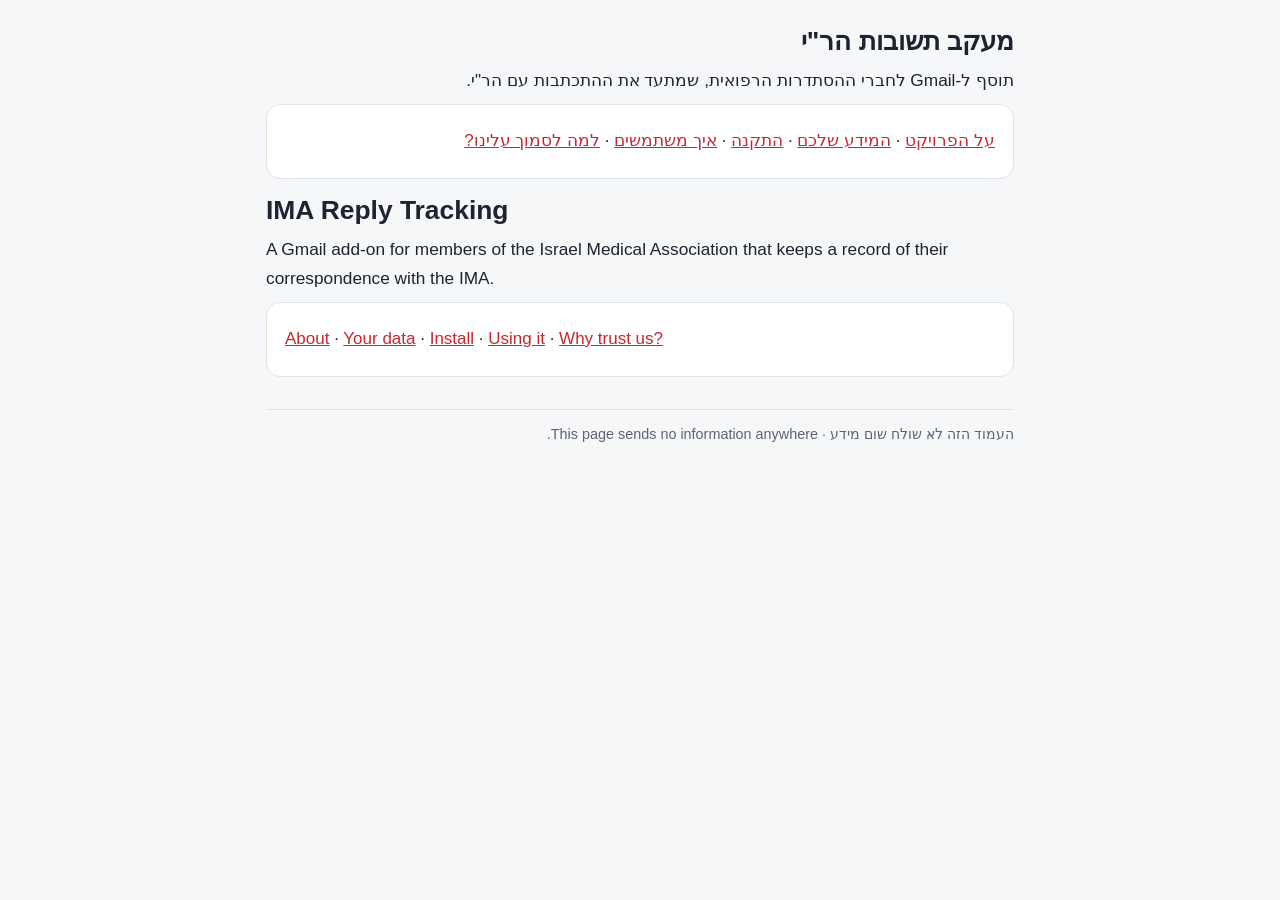
<file: install/index.html>
<!doctype html>
<html lang="he" dir="rtl">
<head>
<meta charset="utf-8">
<meta name="viewport" content="width=device-width, initial-scale=1">
<title>מעקב תשובות הר"י · IMA Reply Tracking</title>
<link rel="stylesheet" href="docs.css">
<!-- Landing page of the member docs (plan U3). The manual install steps that used to live here are now in
     he/install.html#manual and en/install.html#manual. -->
</head>
<body>
<main>
  <h1>מעקב תשובות הר"י</h1>
  <p class="lead">תוסף ל-Gmail לחברי ההסתדרות הרפואית, שמתעד את ההתכתבות עם הר"י.</p>
  <div class="card">
    <p><a href="he/about.html">על הפרויקט</a> · <a href="he/data.html">המידע שלכם</a> · <a href="he/install.html">התקנה</a> · <a href="he/guide.html">איך משתמשים</a> · <a href="he/trust.html">למה לסמוך עלינו?</a></p>
  </div>

  <div lang="en" dir="ltr">
    <h1>IMA Reply Tracking</h1>
    <p class="lead">A Gmail add-on for members of the Israel Medical Association that keeps a record of their correspondence with the IMA.</p>
    <div class="card">
      <p><a href="en/about.html">About</a> · <a href="en/data.html">Your data</a> · <a href="en/install.html">Install</a> · <a href="en/guide.html">Using it</a> · <a href="en/trust.html">Why trust us?</a></p>
    </div>
  </div>

  <footer>העמוד הזה לא שולח שום מידע · This page sends no information anywhere.</footer>
</main>
</body>
</html>
</file>
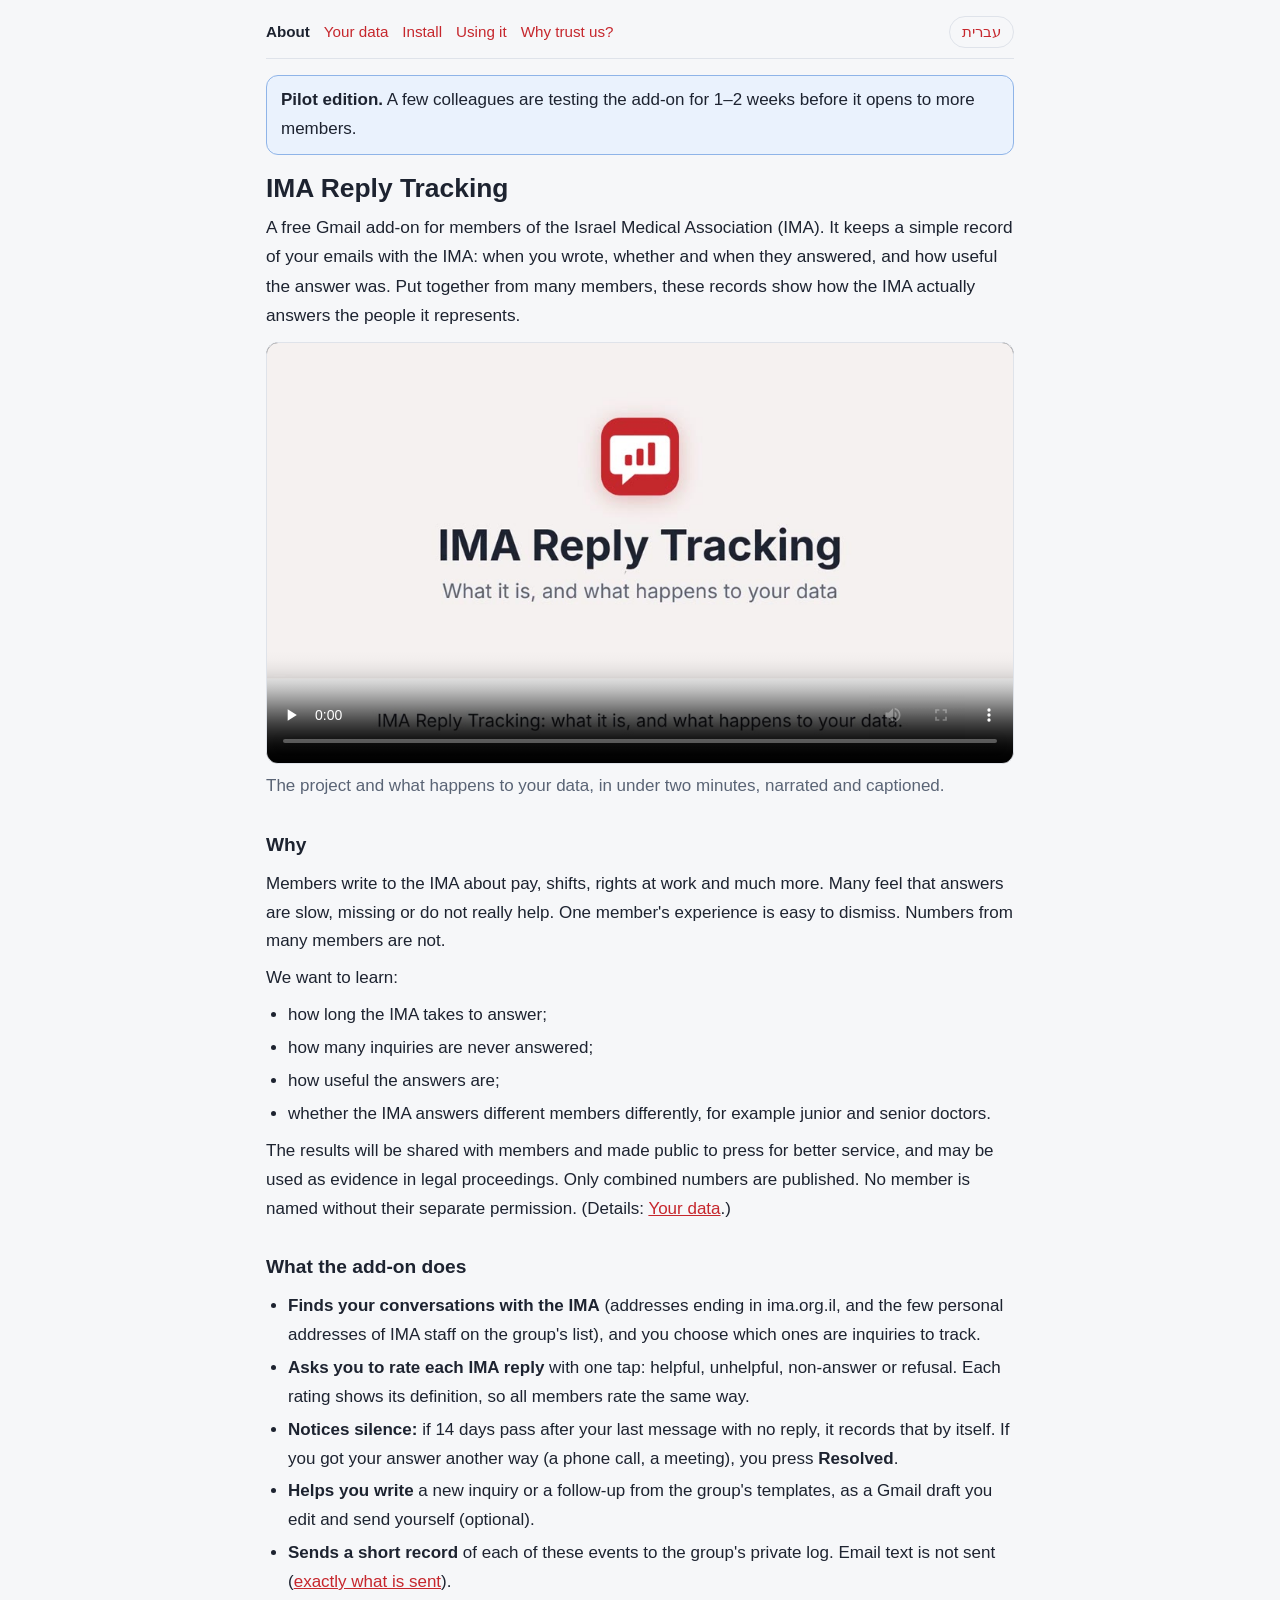
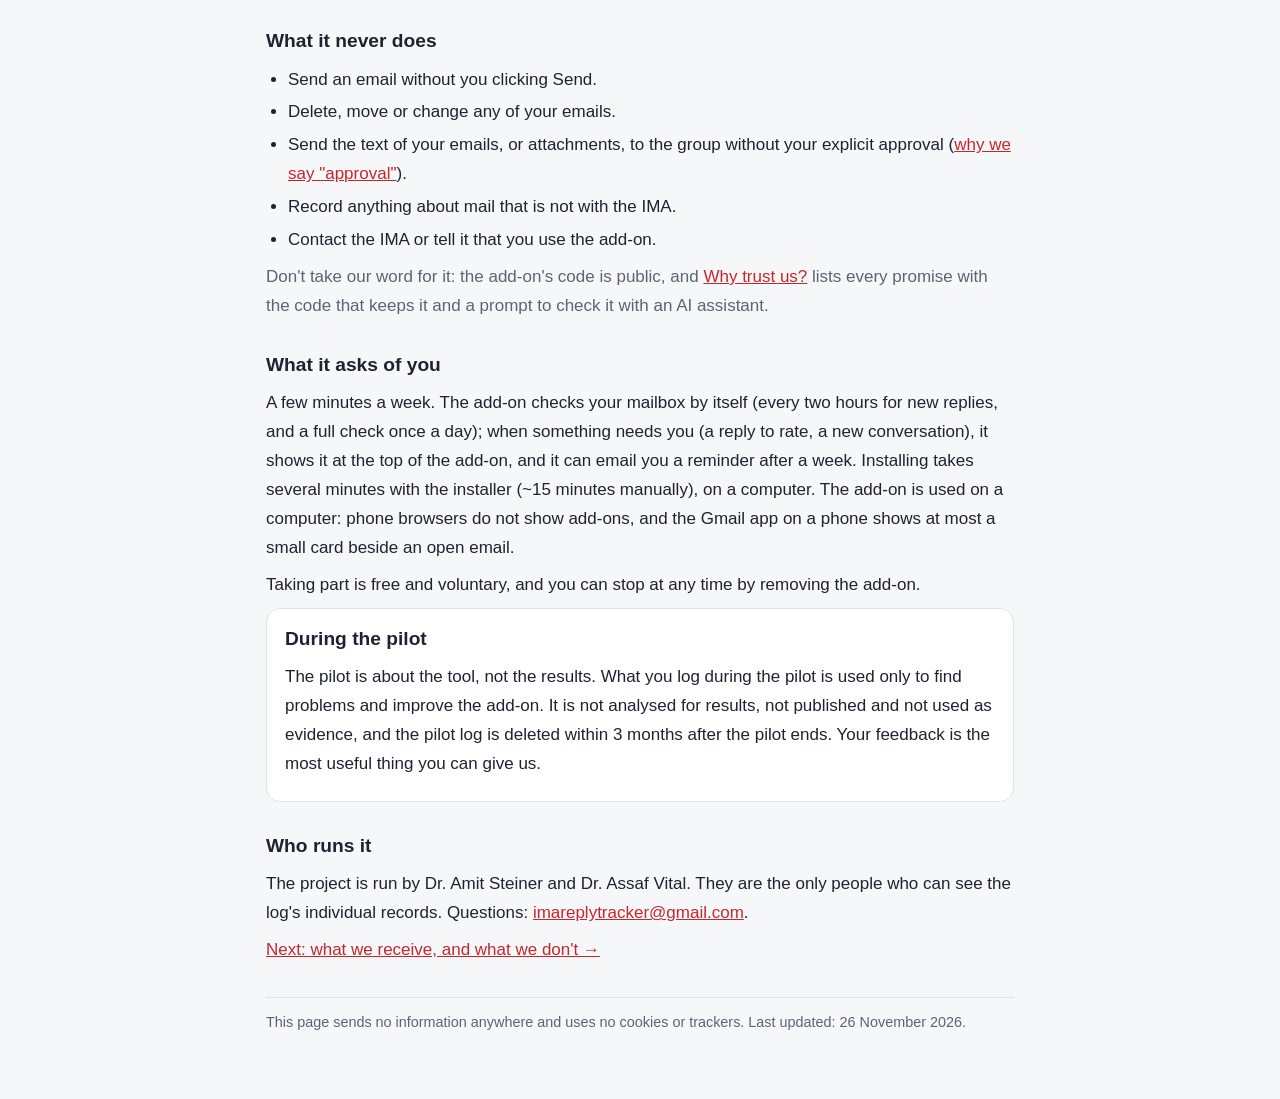
<file: install/en/about.html>
<!doctype html>
<html lang="en" dir="ltr">
<head>
<meta charset="utf-8">
<meta name="viewport" content="width=device-width, initial-scale=1">
<title>About IMA Reply Tracking</title>
<link rel="stylesheet" href="../docs.css">
</head>
<body>
<main>
  <div class="top">
    <nav aria-label="Pages">
      <a href="about.html" aria-current="page">About</a>
      <a href="data.html">Your data</a>
      <a href="install.html">Install</a>
      <a href="guide.html">Using it</a>
      <a href="trust.html">Why trust us?</a>
    </nav>
    <a class="lang" href="../he/about.html" hreflang="he" lang="he">עברית</a>
  </div>

  <!-- PILOT EDITION: remove this banner and the "pilot" card for the general release -->
  <p class="banner"><b>Pilot edition.</b> A few colleagues are testing the add-on for 1–2 weeks before it opens to more members.</p>

  <h1>IMA Reply Tracking</h1>
  <p class="lead">A free Gmail add-on for members of the Israel Medical Association (IMA). It keeps a simple record of your emails with the IMA: when you wrote, whether and when they answered, and how useful the answer was. Put together from many members, these records show how the IMA actually answers the people it represents.</p>

  <div id="video">
    <video controls preload="none" poster="../video/explainer-en.jpg"><source src="../video/explainer-en.mp4" type="video/mp4"></video>
    <p class="muted">The project and what happens to your data, in under two minutes, narrated and captioned.</p>
  </div>

  <h2>Why</h2>
  <p>Members write to the IMA about pay, shifts, rights at work and much more. Many feel that answers are slow, missing or do not really help. One member's experience is easy to dismiss. Numbers from many members are not.</p>
  <p>We want to learn:</p>
  <ul>
    <li>how long the IMA takes to answer;</li>
    <li>how many inquiries are never answered;</li>
    <li>how useful the answers are;</li>
    <li>whether the IMA answers different members differently, for example junior and senior doctors.</li>
  </ul>
  <p>The results will be shared with members and made public to press for better service, and may be used as evidence in legal proceedings. Only combined numbers are published. No member is named without their separate permission. (Details: <a href="data.html#use">Your data</a>.)</p>

  <h2>What the add-on does</h2>
  <ul>
    <li><b>Finds your conversations with the IMA</b> (addresses ending in <span class="ltr">ima.org.il</span>, and the few personal addresses of IMA staff on the group's list), and you choose which ones are inquiries to track.</li>
    <li><b>Asks you to rate each IMA reply</b> with one tap: helpful, unhelpful, non-answer or refusal. Each rating shows its definition, so all members rate the same way.</li>
    <li><b>Notices silence:</b> if 14 days pass after your last message with no reply, it records that by itself. If you got your answer another way (a phone call, a meeting), you press <b class="ui" data-key="btn.resolved">Resolved</b>.</li>
    <li><b>Helps you write</b> a new inquiry or a follow-up from the group's templates, as a Gmail draft you edit and send yourself (optional).</li>
    <li><b>Sends a short record</b> of each of these events to the group's private log. Email text is not sent (<a href="data.html">exactly what is sent</a>).</li>
  </ul>

  <h2>What it never does</h2>
  <ul>
    <li>Send an email without you clicking Send.</li>
    <li>Delete, move or change any of your emails.</li>
    <li>Send the text of your emails, or attachments, to the group without your explicit approval (<a href="data.html#copies">why we say "approval"</a>).</li>
    <li>Record anything about mail that is not with the IMA.</li>
    <li>Contact the IMA or tell it that you use the add-on.</li>
  </ul>
  <p class="muted">Don't take our word for it: the add-on's code is public, and <a href="trust.html">Why trust us?</a> lists every promise with the code that keeps it and a prompt to check it with an AI assistant.</p>

  <h2>What it asks of you</h2>
  <p>A few minutes a week. The add-on checks your mailbox by itself (every two hours for new replies, and a full check once a day); when something needs you (a reply to rate, a new conversation), it shows it at the top of the add-on, and it can email you a reminder after a week. Installing takes several minutes with the installer (~15 minutes manually), on a computer. The add-on is used on a computer: phone browsers do not show add-ons, and the Gmail app on a phone shows at most a small card beside an open email.</p>
  <p>Taking part is free and voluntary, and you can stop at any time by removing the add-on.</p>

  <!-- PILOT EDITION -->
  <div class="card">
    <h2 style="margin-top:0">During the pilot</h2>
    <p>The pilot is about the tool, not the results. What you log during the pilot is used only to find problems and improve the add-on. It is not analysed for results, not published and not used as evidence, and the pilot log is deleted within 3 months after the pilot ends. Your feedback is the most useful thing you can give us.</p>
  </div>

  <h2>Who runs it</h2>
  <p>The project is run by Dr. Amit Steiner and Dr. Assaf Vital. They are the only people who can see the log's individual records. Questions: <a href="mailto:imareplytracker@gmail.com">imareplytracker@gmail.com</a>.</p>

  <p><a href="data.html">Next: what we receive, and what we don't →</a></p>

  <footer>This page sends no information anywhere and uses no cookies or trackers. Last updated: 26 November 2026.</footer>
</main>
</body>
</html>
</file>
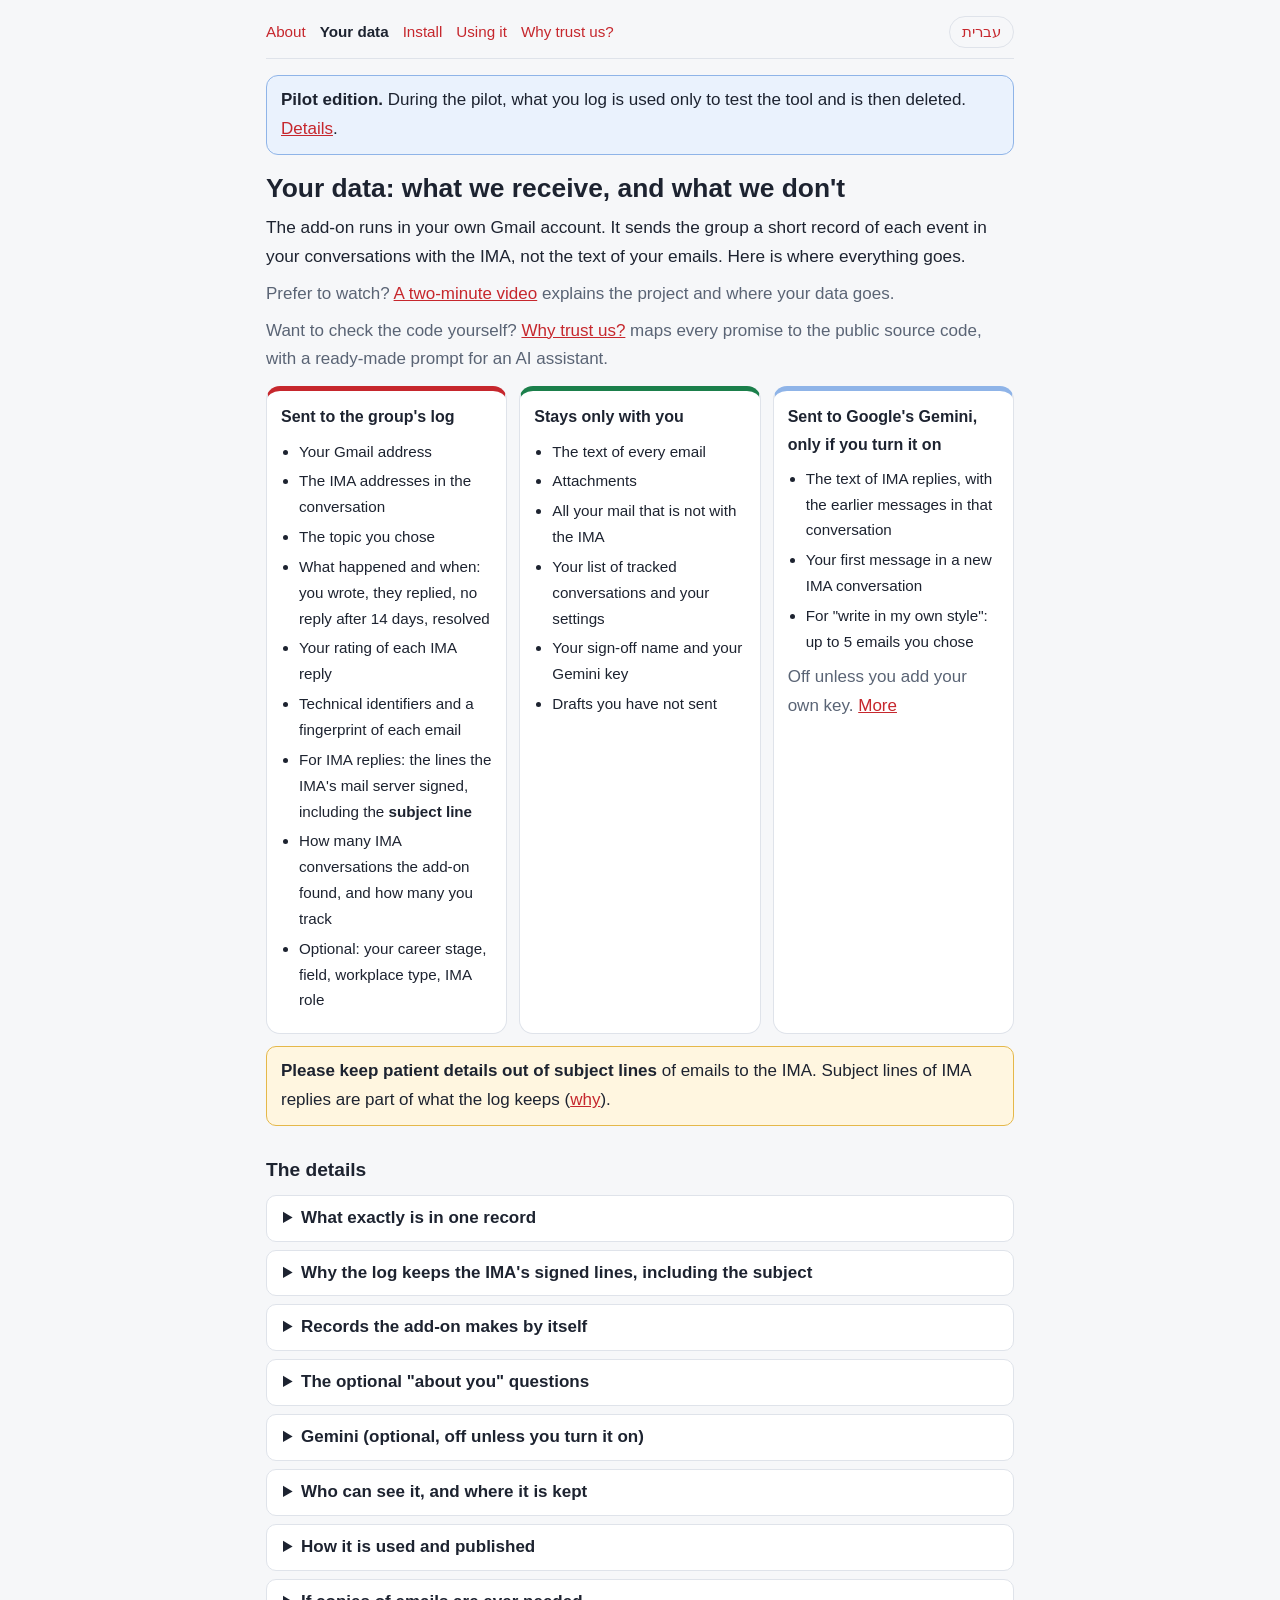
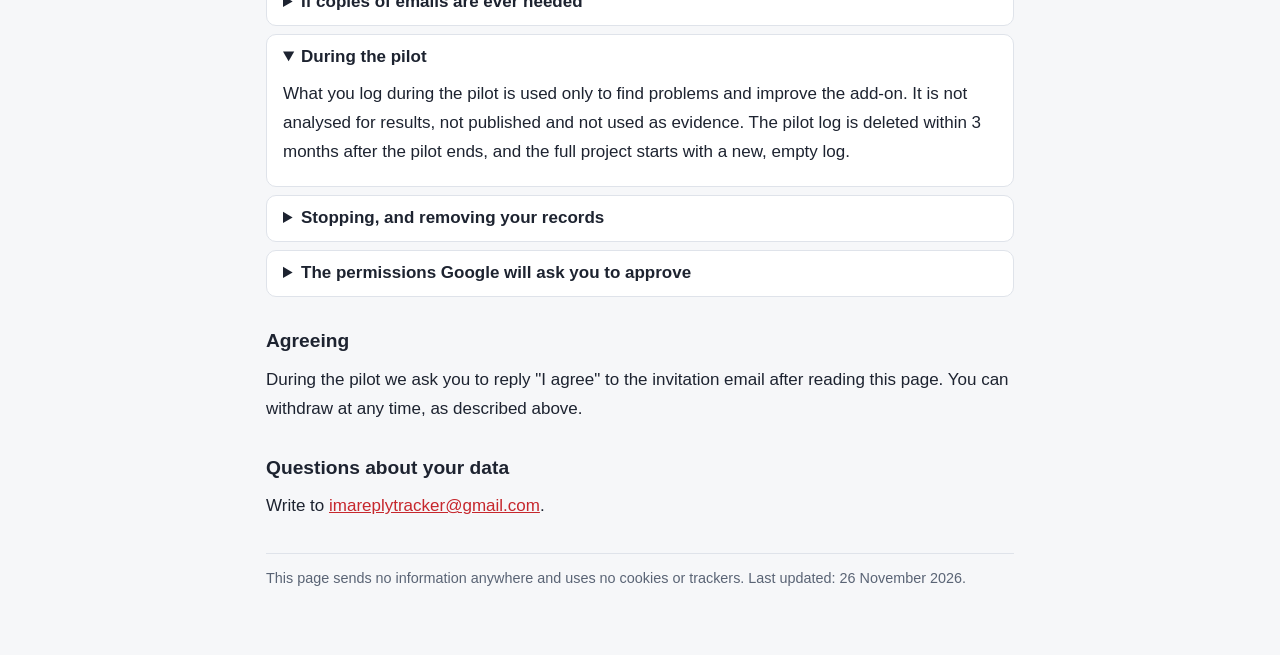
<file: install/en/data.html>
<!doctype html>
<html lang="en" dir="ltr">
<head>
<meta charset="utf-8">
<meta name="viewport" content="width=device-width, initial-scale=1">
<title>Your data: IMA Reply Tracking</title>
<link rel="stylesheet" href="../docs.css">
</head>
<body>
<main>
  <div class="top">
    <nav aria-label="Pages">
      <a href="about.html">About</a>
      <a href="data.html" aria-current="page">Your data</a>
      <a href="install.html">Install</a>
      <a href="guide.html">Using it</a>
      <a href="trust.html">Why trust us?</a>
    </nav>
    <a class="lang" href="../he/data.html" hreflang="he" lang="he">עברית</a>
  </div>

  <!-- PILOT EDITION: remove this banner and the "pilot" section for the general release -->
  <p class="banner"><b>Pilot edition.</b> During the pilot, what you log is used only to test the tool and is then deleted. <a href="#pilot">Details</a>.</p>

  <h1>Your data: what we receive, and what we don't</h1>
  <p class="lead">The add-on runs in your own Gmail account. It sends the group a short record of each event in your conversations with the IMA, not the text of your emails. Here is where everything goes.</p>
  <p class="muted">Prefer to watch? <a href="about.html#video">A two-minute video</a> explains the project and where your data goes.</p>
  <p class="muted">Want to check the code yourself? <a href="trust.html">Why trust us?</a> maps every promise to the public source code, with a ready-made prompt for an AI assistant.</p>

  <div class="flows">
    <section class="flow log">
      <h3>Sent to the group's log</h3>
      <ul>
        <li>Your Gmail address</li>
        <li>The IMA addresses in the conversation</li>
        <li>The topic you chose</li>
        <li>What happened and when: you wrote, they replied, no reply after 14 days, resolved</li>
        <li>Your rating of each IMA reply</li>
        <li>Technical identifiers and a fingerprint of each email</li>
        <li>For IMA replies: the lines the IMA's mail server signed, including the <b>subject line</b></li>
        <li>How many IMA conversations the add-on found, and how many you track</li>
        <li>Optional: your career stage, field, workplace type, IMA role</li>
      </ul>
    </section>
    <section class="flow stay">
      <h3>Stays only with you</h3>
      <ul>
        <li>The text of every email</li>
        <li>Attachments</li>
        <li>All your mail that is not with the IMA</li>
        <li>Your list of tracked conversations and your settings</li>
        <li>Your sign-off name and your Gemini key</li>
        <li>Drafts you have not sent</li>
      </ul>
    </section>
    <section class="flow ai">
      <h3>Sent to Google's Gemini, only if you turn it on</h3>
      <ul>
        <li>The text of IMA replies, with the earlier messages in that conversation</li>
        <li>Your first message in a new IMA conversation</li>
        <li>For "write in my own style": up to 5 emails you chose</li>
      </ul>
      <p class="muted">Off unless you add your own key. <a href="#gemini">More</a></p>
    </section>
  </div>

  <div class="note"><b>Please keep patient details out of subject lines</b> of emails to the IMA. Subject lines of IMA replies are part of what the log keeps (<a href="#signed">why</a>).</div>

  <h2>The details</h2>

  <details id="record">
    <summary>What exactly is in one record</summary>
    <p>A record is created when you send an email to the IMA in a tracked conversation, when the IMA replies and you rate it, and when a conversation goes silent or you mark it resolved.</p>
    <div class="table-wrap"><table>
      <tr><th>Item</th><th>Example / meaning</th></tr>
      <tr><td>Your Gmail address</td><td>Who logged it. The log only accepts records signed in as you.</td></tr>
      <tr><td>IMA addresses</td><td>The IMA addresses in the conversation (<span class="ltr">ima.org.il</span>, and personal addresses of IMA staff on the group's list). Other addresses are not recorded here.</td></tr>
      <tr><td>Sender of the email</td><td>Your address on your emails; on a reply you rate, the address of whoever wrote it (normally IMA staff).</td></tr>
      <tr><td>Topic</td><td>Chosen from the group's list (for example "Pay and pay conditions").</td></tr>
      <tr><td>Event and time</td><td>Sent, reply, no reply after 14 days, resolved; the email's own date and time.</td></tr>
      <tr><td>Your rating</td><td>Helpful, unhelpful, non-answer or refusal.</td></tr>
      <tr><td>Identifiers</td><td>Gmail's conversation and message numbers, and the email's own Message-ID. They let you find the original email again later.</td></tr>
      <tr><td>Fingerprint</td><td>A code computed from the whole email (a SHA-256 hash). It proves that a copy shown later is the same email, but the email cannot be rebuilt from it.</td></tr>
      <tr><td>Signed lines (IMA replies only)</td><td>See <a href="#signed">below</a>.</td></tr>
      <tr><td>Gemini's suggestion (only if you use Gemini)</td><td>The rating Gemini suggested and its explanation of one or two sentences. The explanation can describe what the reply said.</td></tr>
      <tr><td>Version, receipt time and a fingerprint of the rating definitions</td><td>Which version of the add-on you used, when the log received the record, and which wording of the four ratings you saw.</td></tr>
    </table></div>
    <p>When you join, your Gmail address is also added to the list of members allowed to send records.</p>
  </details>

  <details id="signed">
    <summary>Why the log keeps the IMA's signed lines, including the subject</summary>
    <p>The IMA's mail server adds a digital signature to every email it sends. It covers the sender, the date, the <b>subject line</b>, the message's ID and a fingerprint of its text. The add-on copies these signed lines, but not the text itself.</p>
    <p>Because only the IMA's server can make that signature, anyone can later check, without your help and without your mailbox, that a reply in the log really came from the IMA, when, and with what subject. This is what makes the records hard to dispute.</p>
    <p>The signature does <b>not</b> cover who the email was sent to. That part of the record comes from the add-on.</p>
    <p>The subject line cannot be left out: without it, the signature can no longer be checked. That is why we ask you not to put patient details in subject lines.</p>
  </details>

  <details id="automatic">
    <summary>Records the add-on makes by itself</summary>
    <ul>
      <li><b>No reply after 14 days:</b> if your last message in a tracked conversation has had no answer for 14 days, a "no reply" record is added. If the IMA answers later, the reply is logged as usual. If you got an answer another way, press <b class="ui" data-key="btn.resolved">Resolved</b>.</li>
      <li><b>Coverage counts:</b> when the add-on checks your mailbox, it records how many conversations with the IMA it found, how many you track, how many you marked as not an inquiry, and how many are still waiting for an answer. Only numbers: no subjects, no addresses. They show that the log is not only a selection of the bad cases.</li>
      <li><b>Changed ratings:</b> if you change a rating, a new dated record is added. The earlier one stays, and the latest one counts.</li>
    </ul>
  </details>

  <details id="profile">
    <summary>The optional "about you" questions</summary>
    <p>To see whether the IMA answers different members differently, the add-on asks once, optionally:</p>
    <ul>
      <li>career stage (intern, resident, specialist, senior: head of unit or department);</li>
      <li>field (internal medicine, surgery, pediatrics, obstetrics and gynecology, family medicine, psychiatry, anesthesia, emergency medicine, imaging, other);</li>
      <li>where you work (government hospital, Clalit hospital, other public hospital, private hospital, community / HMO clinic);</li>
      <li>whether you hold any role in the IMA (committee, representative or staff).</li>
    </ul>
    <p>Every question has "prefer not to say". You can change your answers in Settings; the latest answers count.</p>
  </details>

  <details id="gemini">
    <summary>Gemini (optional, off unless you turn it on)</summary>
    <p>Setting up a personal Gemini key is recommended during installation (<a href="install.html#gemini">Step 3</a>), though optional: the add-on works fully without Gemini and you can choose every rating yourself. If you add your own Gemini key (from Google), Gemini suggests a rating with a short explanation, suggests a topic and a one-line summary for new conversations, and can rewrite a draft in your own style. The final choice is always yours.</p>
    <p>With a key, the text listed in the third column above goes to Google's Gemini service, with your key, from your account. On Google's free tier, Google's terms allow it to use what you send to improve its products; paid keys are treated differently. IMA replies can contain personal or medical details: if you are unsure, leave Gemini off.</p>
    <p>Gemini's suggested rating and its explanation are sent to the log, so we can measure how often the suggestions match members' choices.</p>
  </details>

  <details id="who">
    <summary>Who can see it, and where it is kept</summary>
    <ul>
      <li>The log is kept in Google Cloud, in Google's Tel Aviv region (Israel), in the project's own Google Cloud account: a private database, and a separate archive copy that, from the general release on, nobody can change or delete, not even the administrators. Google stores it on the project's behalf. Only Dr. Amit Steiner and Dr. Assaf Vital can see individual records.</li>
      <li>For analysis, your email address is replaced by a code.</li>
      <li>Every day, the administrators receive a short email (from the general release, also one trusted person outside the team) with the number of records and a fingerprint of that day's records, chained to the fingerprints of the days before. It contains no records, names or addresses. It lets an outsider confirm later that the log was not changed.</li>
      <li>Any Google account can join by installing the add-on. An account with unusual activity is paused automatically until the administrators look at it, and the analysis is checked so that no single member can tip a result.</li>
      <li>Because anyone can join, the group's shared lists (the IMA addresses we write to, the email templates, the topics and the rating definitions) are visible to every member: treat them as public. Your own records are not.</li>
      <li>Other members cannot see your records, and you cannot see theirs. The add-on can read back only your own records, for example to restore your history after a reinstall.</li>
    </ul>
  </details>

  <details id="use">
    <summary>How it is used and published</summary>
    <ul>
      <li>Results are combined numbers: response times, unanswered inquiries, reply ratings, and differences between groups of members. They will be publicly available. A group too small to protect its members' identity is not reported on its own.</li>
      <li>No member is named in anything published. A specific case is described only with that member's separate permission.</li>
      <li>The records may be used as evidence in legal proceedings or before other outside bodies. That is why the log is sealed: every day's records get a digital fingerprint chained to the previous day's, and a separate archive copy is kept, so any later change or deletion would show.</li>
    </ul>
  </details>

  <details id="copies">
    <summary>If copies of emails are ever needed</summary>
    <p>The add-on does not send the text of your emails. If we ever need copies of specific emails, for example for legal proceedings, we will ask you separately. You can refuse, and nothing is sent without your explicit approval.</p>
  </details>

  <!-- PILOT EDITION -->
  <details id="pilot" open>
    <summary>During the pilot</summary>
    <p>What you log during the pilot is used only to find problems and improve the add-on. It is not analysed for results, not published and not used as evidence. The pilot log is deleted within 3 months after the pilot ends, and the full project starts with a new, empty log.</p>
  </details>

  <details id="leaving">
    <summary>Stopping, and removing your records</summary>
    <ul>
      <li>You can stop at any time by removing the add-on. Nothing more is sent from then on.</li>
      <li>Because the log is sealed, a record cannot be deleted without breaking the seal. If you ask, your records are excluded from all analysis and from anything published, but they stay in the sealed log.</li>
      <li>How long the full project keeps its data: 7 years (until legal advice says otherwise).</li>
    </ul>
  </details>

  <details id="permissions">
    <summary>The permissions Google will ask you to approve</summary>
    <p>Google lists them in its own words (checked on the production add-on, 24 Nov 2026). What each one is used for:</p>
    <div class="table-wrap"><table>
      <tr><th>Permission (Google's words)</th><th>Used for</th></tr>
      <tr><td>View your email messages and settings</td><td>Finding your conversations with the IMA and reading the replies you rate. The add-on never deletes, moves or changes an email.</td></tr>
      <tr><td>Manage drafts and send emails</td><td>Preparing drafts for you, and sending only when you click Send.</td></tr>
      <tr><td>Run as a Gmail add-on; View your email message metadata when the add-on is running; Manage drafts and send emails when you interact with the add-on</td><td>Showing the add-on beside an email and opening drafts in Gmail's own editor.</td></tr>
      <tr><td>See your profile info</td><td>Knowing your email address, and proving who you are to the group's log.</td></tr>
      <tr><td>View your country, language, and timezone</td><td>Showing the add-on in Hebrew or English like your Gmail.</td></tr>
      <tr><td>Connect to an external service</td><td>Sending records to the group's log, checking for updates, and Gemini if you add a key.</td></tr>
      <tr><td>Allow this application to run when you are not present</td><td>The daily check of your mailbox, and the weekly reminder email (from you, to you).</td></tr>
    </table></div>
    <p>Google will warn that the app is "unverified". That is expected: it is your own copy of the add-on, not an app published in a store.</p>
    <p>Since Google has not reviewed it, do not take our word for any of this: <a href="trust.html">Why trust us?</a> lists every promise with the place in the code that keeps it, and a prompt for checking the code with an AI assistant.</p>
  </details>

  <h2 id="agree">Agreeing</h2>
  <p>During the pilot we ask you to reply "I agree" to the invitation email after reading this page. You can withdraw at any time, as described above.</p>

  <h2 id="contact">Questions about your data</h2>
  <p>Write to <a href="mailto:imareplytracker@gmail.com">imareplytracker@gmail.com</a>.</p>

  <footer>This page sends no information anywhere and uses no cookies or trackers. Last updated: 26 November 2026.</footer>
</main>
</body>
</html>
</file>
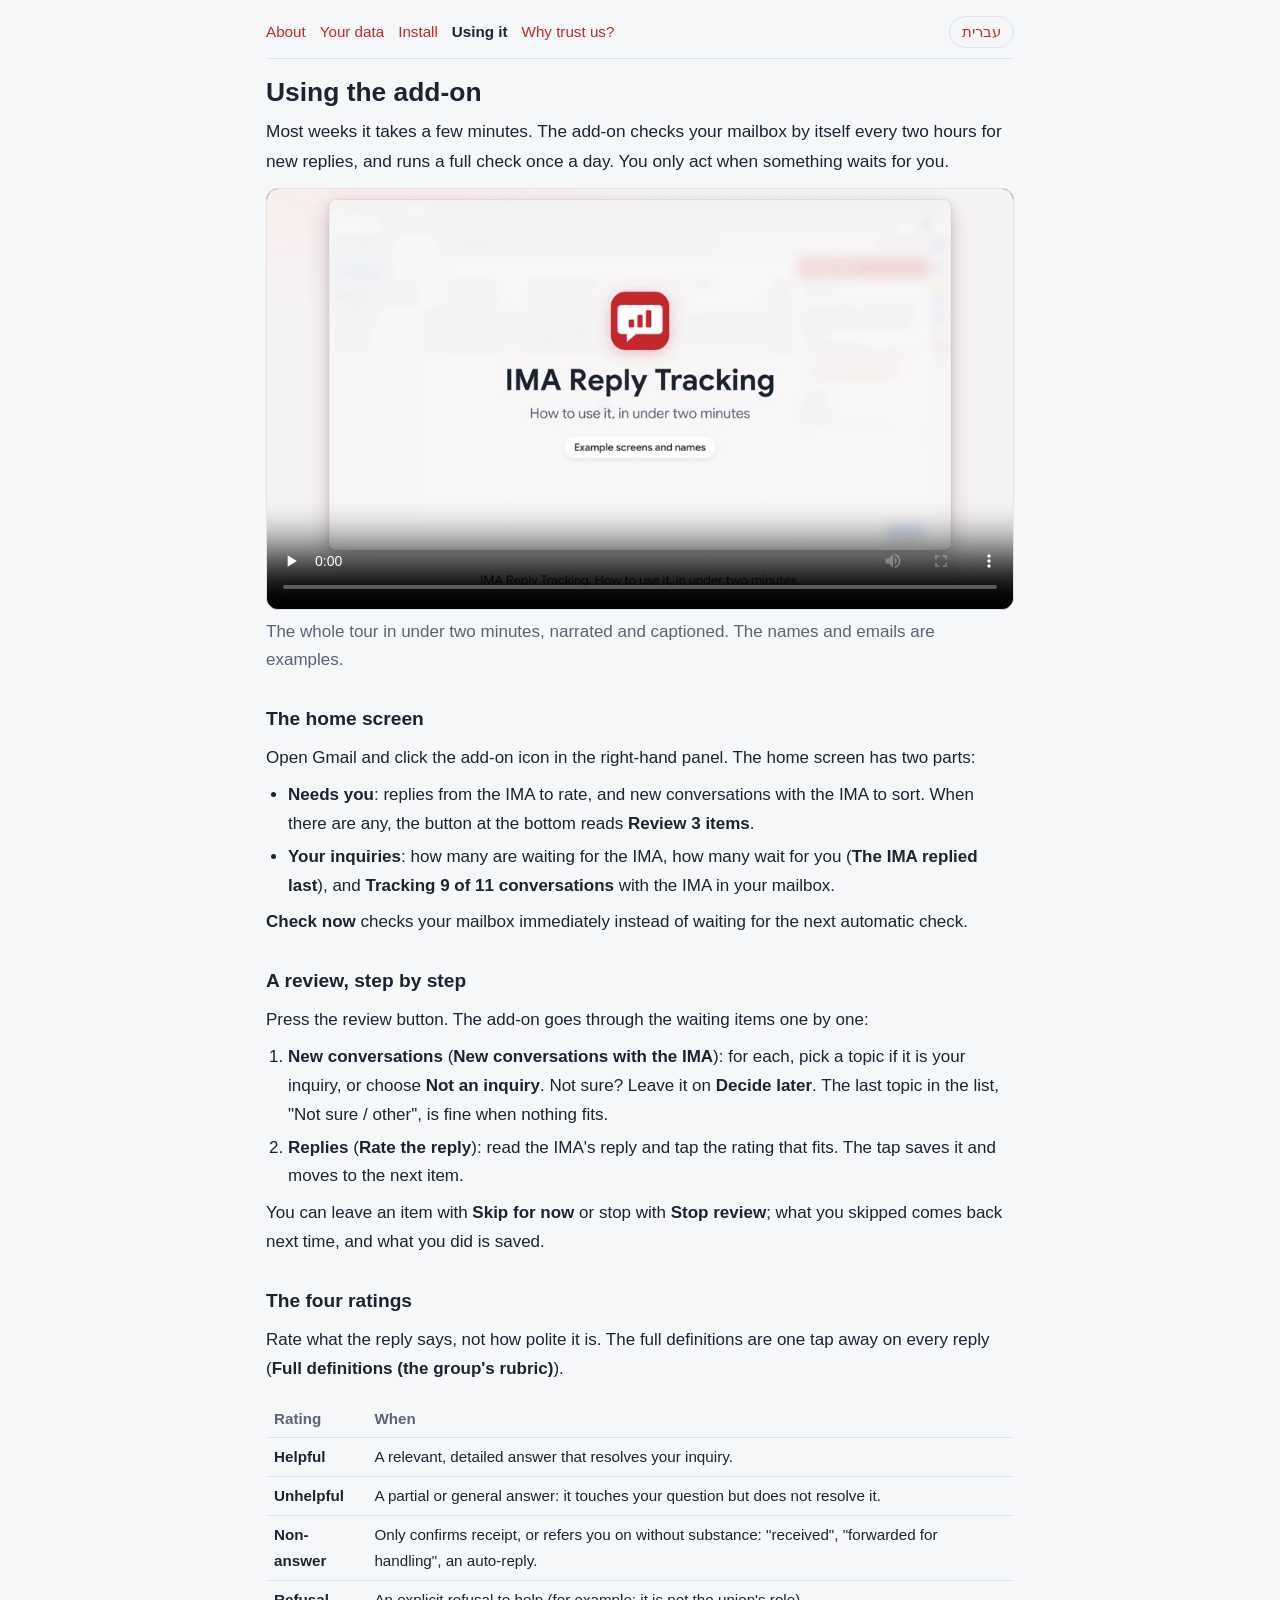
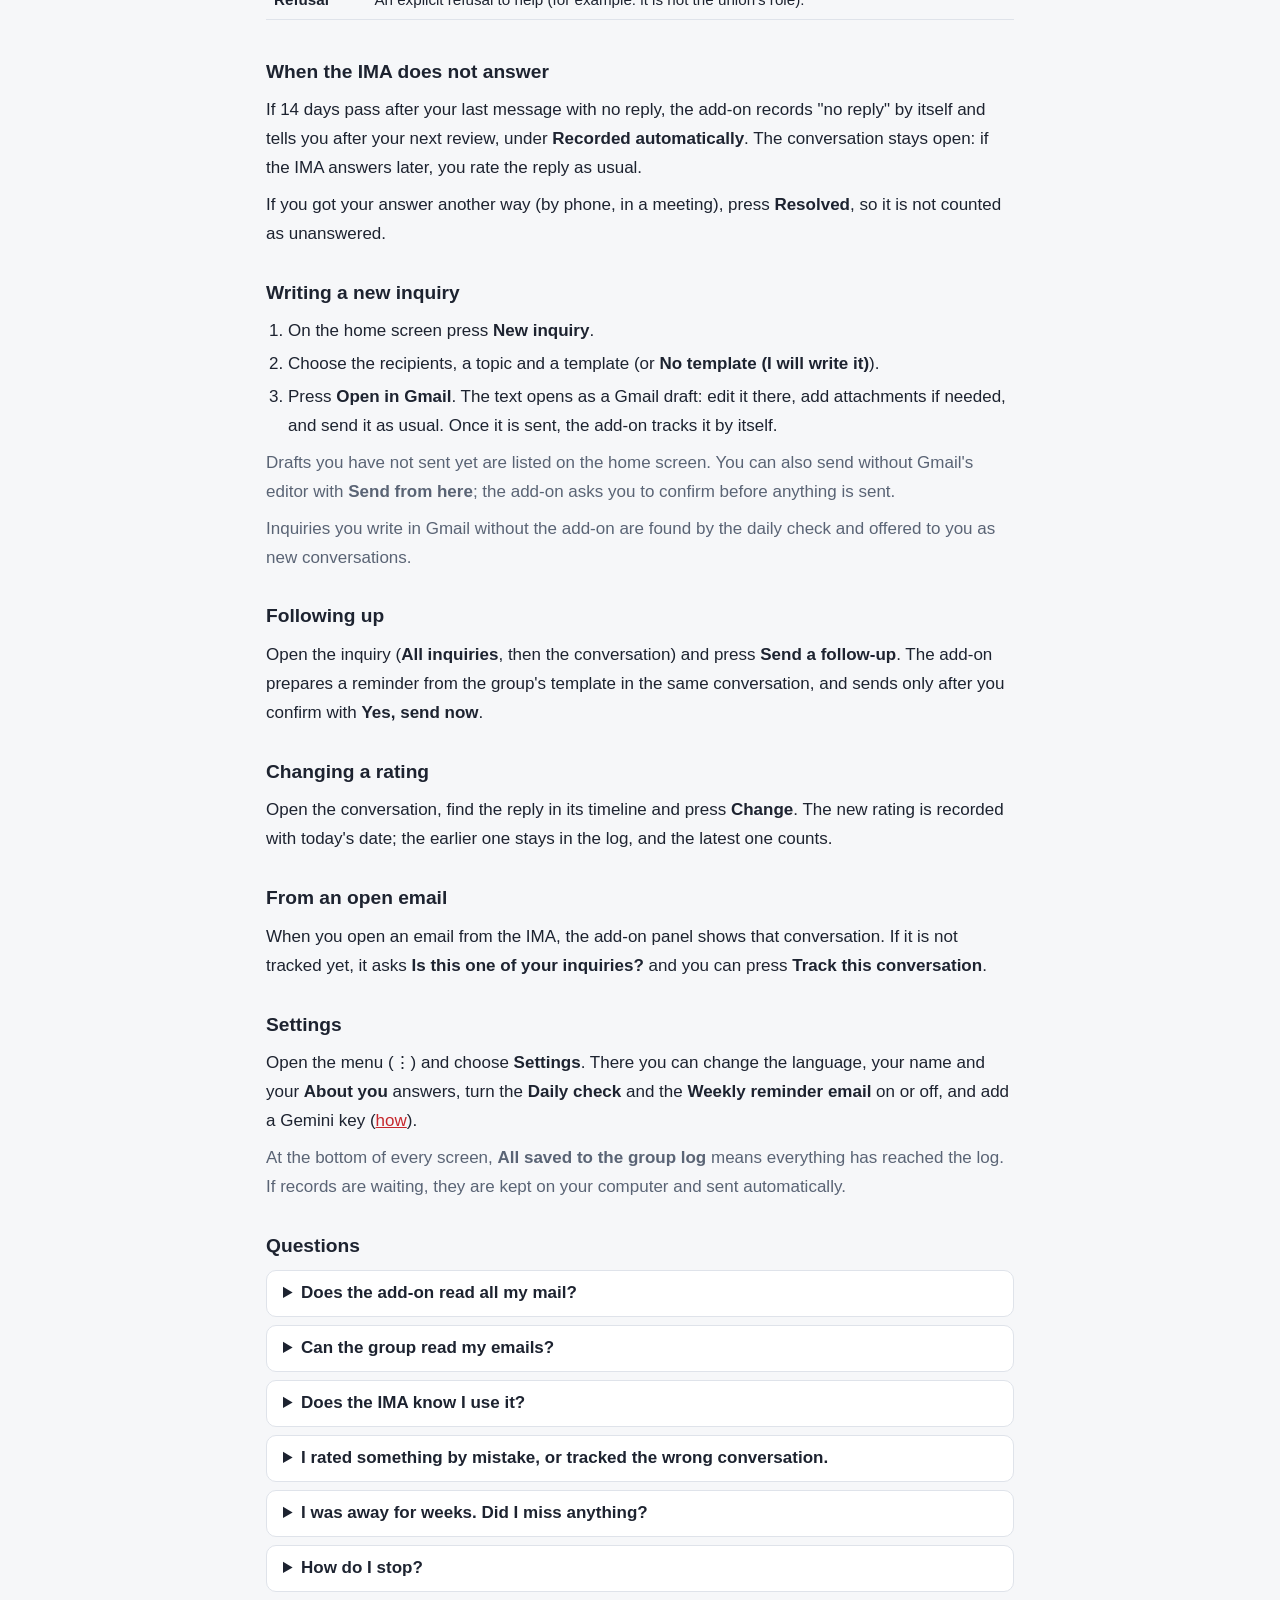
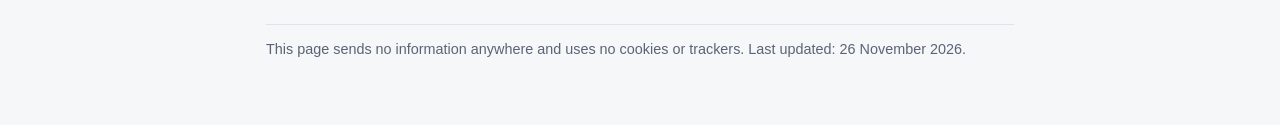
<file: install/en/guide.html>
<!doctype html>
<html lang="en" dir="ltr">
<head>
<meta charset="utf-8">
<meta name="viewport" content="width=device-width, initial-scale=1">
<title>Using IMA Reply Tracking</title>
<link rel="stylesheet" href="../docs.css">
</head>
<body>
<main>
  <div class="top">
    <nav aria-label="Pages">
      <a href="about.html">About</a>
      <a href="data.html">Your data</a>
      <a href="install.html">Install</a>
      <a href="guide.html" aria-current="page">Using it</a>
      <a href="trust.html">Why trust us?</a>
    </nav>
    <a class="lang" href="../he/guide.html" hreflang="he" lang="he">עברית</a>
  </div>

  <h1>Using the add-on</h1>
  <p class="lead">Most weeks it takes a few minutes. The add-on checks your mailbox by itself every two hours for new replies, and runs a full check once a day. You only act when something waits for you.</p>

  <div id="video">
    <video controls preload="none" poster="../video/usage-en.jpg"><source src="../video/usage-en.mp4" type="video/mp4"></video>
    <p class="muted">The whole tour in under two minutes, narrated and captioned. The names and emails are examples.</p>
  </div>

  <h2 id="home">The home screen</h2>
  <p>Open Gmail and click the add-on icon in the right-hand panel. The home screen has two parts:</p>
  <ul>
    <li><b class="ui" data-key="home.needsHeader">Needs you</b>: replies from the IMA to rate, and new conversations with the IMA to sort. When there are any, the button at the bottom reads <b class="ui" data-key="home.review">Review 3 items</b>.</li>
    <li><b class="ui" data-key="home.inqHeader">Your inquiries</b>: how many are waiting for the IMA, how many wait for you (<b class="ui" data-key="home.waitingYouHint">The IMA replied last</b>), and <b class="ui" data-key="home.coverage">Tracking 9 of 11 conversations</b> with the IMA in your mailbox.</li>
  </ul>
  <p><b class="ui" data-key="home.checkNow">Check now</b> checks your mailbox immediately instead of waiting for the next automatic check.</p>

  <h2 id="review">A review, step by step</h2>
  <p>Press the review button. The add-on goes through the waiting items one by one:</p>
  <ol>
    <li><b>New conversations</b> (<b class="ui" data-key="triage.title">New conversations with the IMA</b>): for each, pick a topic if it is your inquiry, or choose <b class="ui" data-key="triage.notInquiry">Not an inquiry</b>. Not sure? Leave it on <b class="ui" data-key="triage.decideLater">Decide later</b>. The last topic in the list, "Not sure / other", is fine when nothing fits.</li>
    <li><b>Replies</b> (<b class="ui" data-key="reply.title">Rate the reply</b>): read the IMA's reply and tap the rating that fits. The tap saves it and moves to the next item.</li>
  </ol>
  <p>You can leave an item with <b class="ui" data-key="btn.skip">Skip for now</b> or stop with <b class="ui" data-key="btn.stop">Stop review</b>; what you skipped comes back next time, and what you did is saved.</p>

  <h2 id="ratings">The four ratings</h2>
  <p>Rate what the reply says, not how polite it is. The full definitions are one tap away on every reply (<b class="ui" data-key="reply.rubricHeader">Full definitions (the group's rubric)</b>).</p>
  <div class="table-wrap"><table>
    <tr><th>Rating</th><th>When</th></tr>
    <tr><td><b class="ui" data-key="tag.helpful">Helpful</b></td><td class="ui" data-key="tagdef.helpful">A relevant, detailed answer that resolves your inquiry.</td></tr>
    <tr><td><b class="ui" data-key="tag.unhelpful">Unhelpful</b></td><td class="ui" data-key="tagdef.unhelpful">A partial or general answer: it touches your question but does not resolve it.</td></tr>
    <tr><td><b class="ui" data-key="tag.non-answer">Non-answer</b></td><td class="ui" data-key="tagdef.non-answer">Only confirms receipt, or refers you on without substance: "received", "forwarded for handling", an auto-reply.</td></tr>
    <tr><td><b class="ui" data-key="tag.refusal">Refusal</b></td><td class="ui" data-key="tagdef.refusal">An explicit refusal to help (for example: it is not the union's role).</td></tr>
  </table></div>

  <h2 id="silence">When the IMA does not answer</h2>
  <p>If 14 days pass after your last message with no reply, the add-on records "no reply" by itself and tells you after your next review, under <b class="ui" data-key="fin.autoHeader">Recorded automatically</b>. The conversation stays open: if the IMA answers later, you rate the reply as usual.</p>
  <p>If you got your answer another way (by phone, in a meeting), press <b class="ui" data-key="btn.resolved">Resolved</b>, so it is not counted as unanswered.</p>

  <h2 id="write">Writing a new inquiry</h2>
  <ol>
    <li>On the home screen press <b class="ui" data-key="home.newInquiry">New inquiry</b>.</li>
    <li>Choose the recipients, a topic and a template (or <b class="ui" data-key="compose.templateBlank">No template (I will write it)</b>).</li>
    <li>Press <b class="ui" data-key="compose.openGmail">Open in Gmail</b>. The text opens as a Gmail draft: edit it there, add attachments if needed, and send it as usual. Once it is sent, the add-on tracks it by itself.</li>
  </ol>
  <p class="muted">Drafts you have not sent yet are listed on the home screen. You can also send without Gmail's editor with <b class="ui" data-key="compose.sendHere">Send from here</b>; the add-on asks you to confirm before anything is sent.</p>
  <p class="muted">Inquiries you write in Gmail without the add-on are found by the daily check and offered to you as new conversations.</p>

  <h2 id="followup">Following up</h2>
  <p>Open the inquiry (<b class="ui" data-key="home.allInquiries">All inquiries</b>, then the conversation) and press <b class="ui" data-key="thr.followUp">Send a follow-up</b>. The add-on prepares a reminder from the group's template in the same conversation, and sends only after you confirm with <b class="ui" data-key="compose.yesSend">Yes, send now</b>.</p>

  <h2 id="change">Changing a rating</h2>
  <p>Open the conversation, find the reply in its timeline and press <b class="ui" data-key="btn.change">Change</b>. The new rating is recorded with today's date; the earlier one stays in the log, and the latest one counts.</p>

  <h2 id="from-email">From an open email</h2>
  <p>When you open an email from the IMA, the add-on panel shows that conversation. If it is not tracked yet, it asks <b class="ui" data-key="ctx.ask">Is this one of your inquiries?</b> and you can press <b class="ui" data-key="ctx.track">Track this conversation</b>.</p>

  <h2 id="settings">Settings</h2>
  <p>Open the menu (⋮) and choose <b class="ui" data-key="menu.settings">Settings</b>. There you can change the language, your name and your <b class="ui" data-key="set.about">About you</b> answers, turn the <b class="ui" data-key="set.daily">Daily check</b> and the <b class="ui" data-key="set.remindText">Weekly reminder email</b> on or off, and add a Gemini key (<a href="install.html#gemini">how</a>).</p>
  <p class="muted">At the bottom of every screen, <b class="ui" data-key="status.saved">All saved to the group log</b> means everything has reached the log. If records are waiting, they are kept on your computer and sent automatically.</p>

  <h2 id="faq">Questions</h2>
  <details>
    <summary>Does the add-on read all my mail?</summary>
    <p>It searches your mailbox for conversations with IMA addresses (<span class="ltr">ima.org.il</span> and the few personal addresses on the group's list) and reads only those. Nothing about other mail is recorded. <a href="data.html">What is sent</a></p>
  </details>
  <details>
    <summary>Can the group read my emails?</summary>
    <p>No. The log receives dates, addresses, topics, your ratings and the IMA's signed header lines, not the text of your emails. If copies are ever needed, we will ask you first (<a href="data.html#copies">how</a>). <a href="data.html#record">What exactly is in a record</a></p>
  </details>
  <details>
    <summary>Does the IMA know I use it?</summary>
    <p>The add-on never contacts the IMA. Emails you send with it are ordinary emails from you.</p>
  </details>
  <details>
    <summary>I rated something by mistake, or tracked the wrong conversation.</summary>
    <p>Change the rating as described <a href="#change">above</a>. For a conversation tracked by mistake, write to us: <a href="mailto:imareplytracker@gmail.com">imareplytracker@gmail.com</a>.</p>
  </details>
  <details>
    <summary>I was away for weeks. Did I miss anything?</summary>
    <p>No. Times are taken from the emails themselves, not from when you open the add-on, so catching up later gives the same data.</p>
  </details>
  <details>
    <summary>How do I stop?</summary>
    <p>Remove the add-on (<a href="install.html#uninstall">how</a>). Nothing more is sent from then on. <a href="data.html#leaving">What happens to records already sent</a></p>
  </details>

  <footer>This page sends no information anywhere and uses no cookies or trackers. Last updated: 26 November 2026.</footer>
</main>
</body>
</html>
</file>
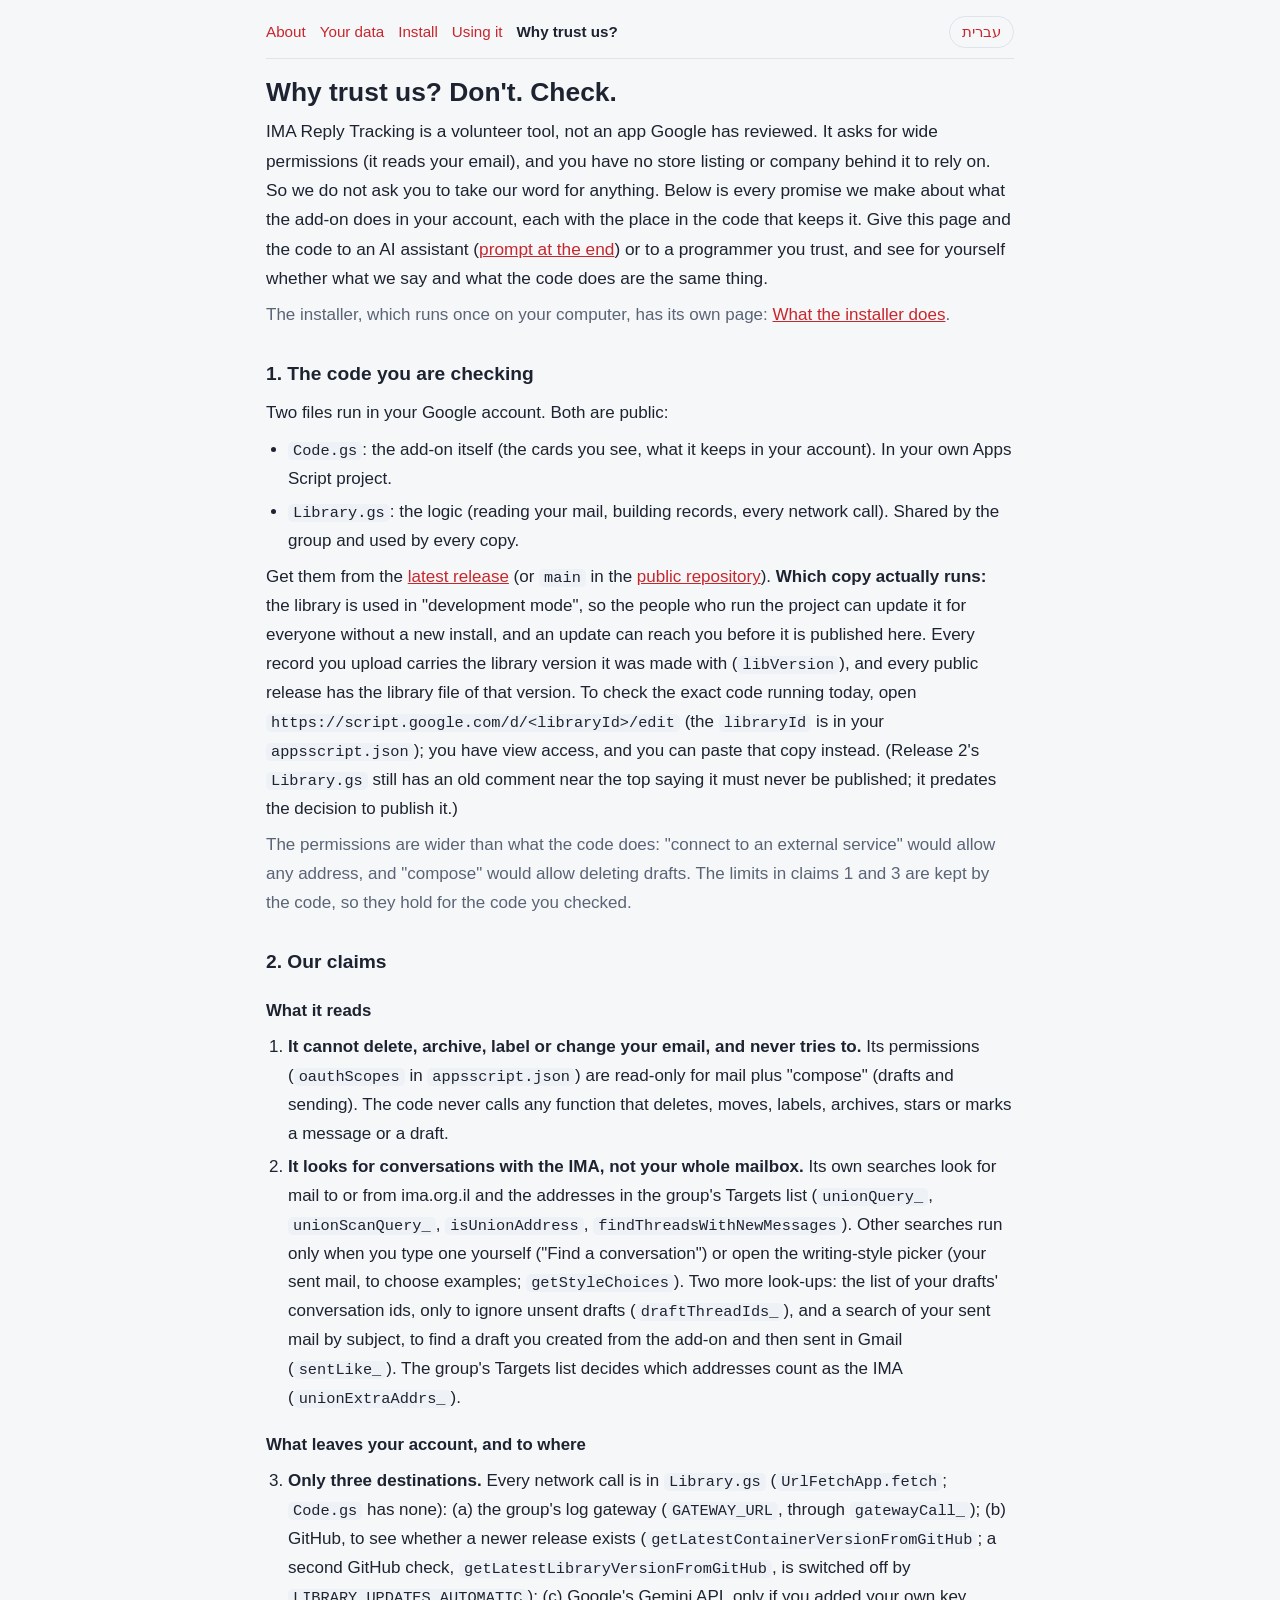
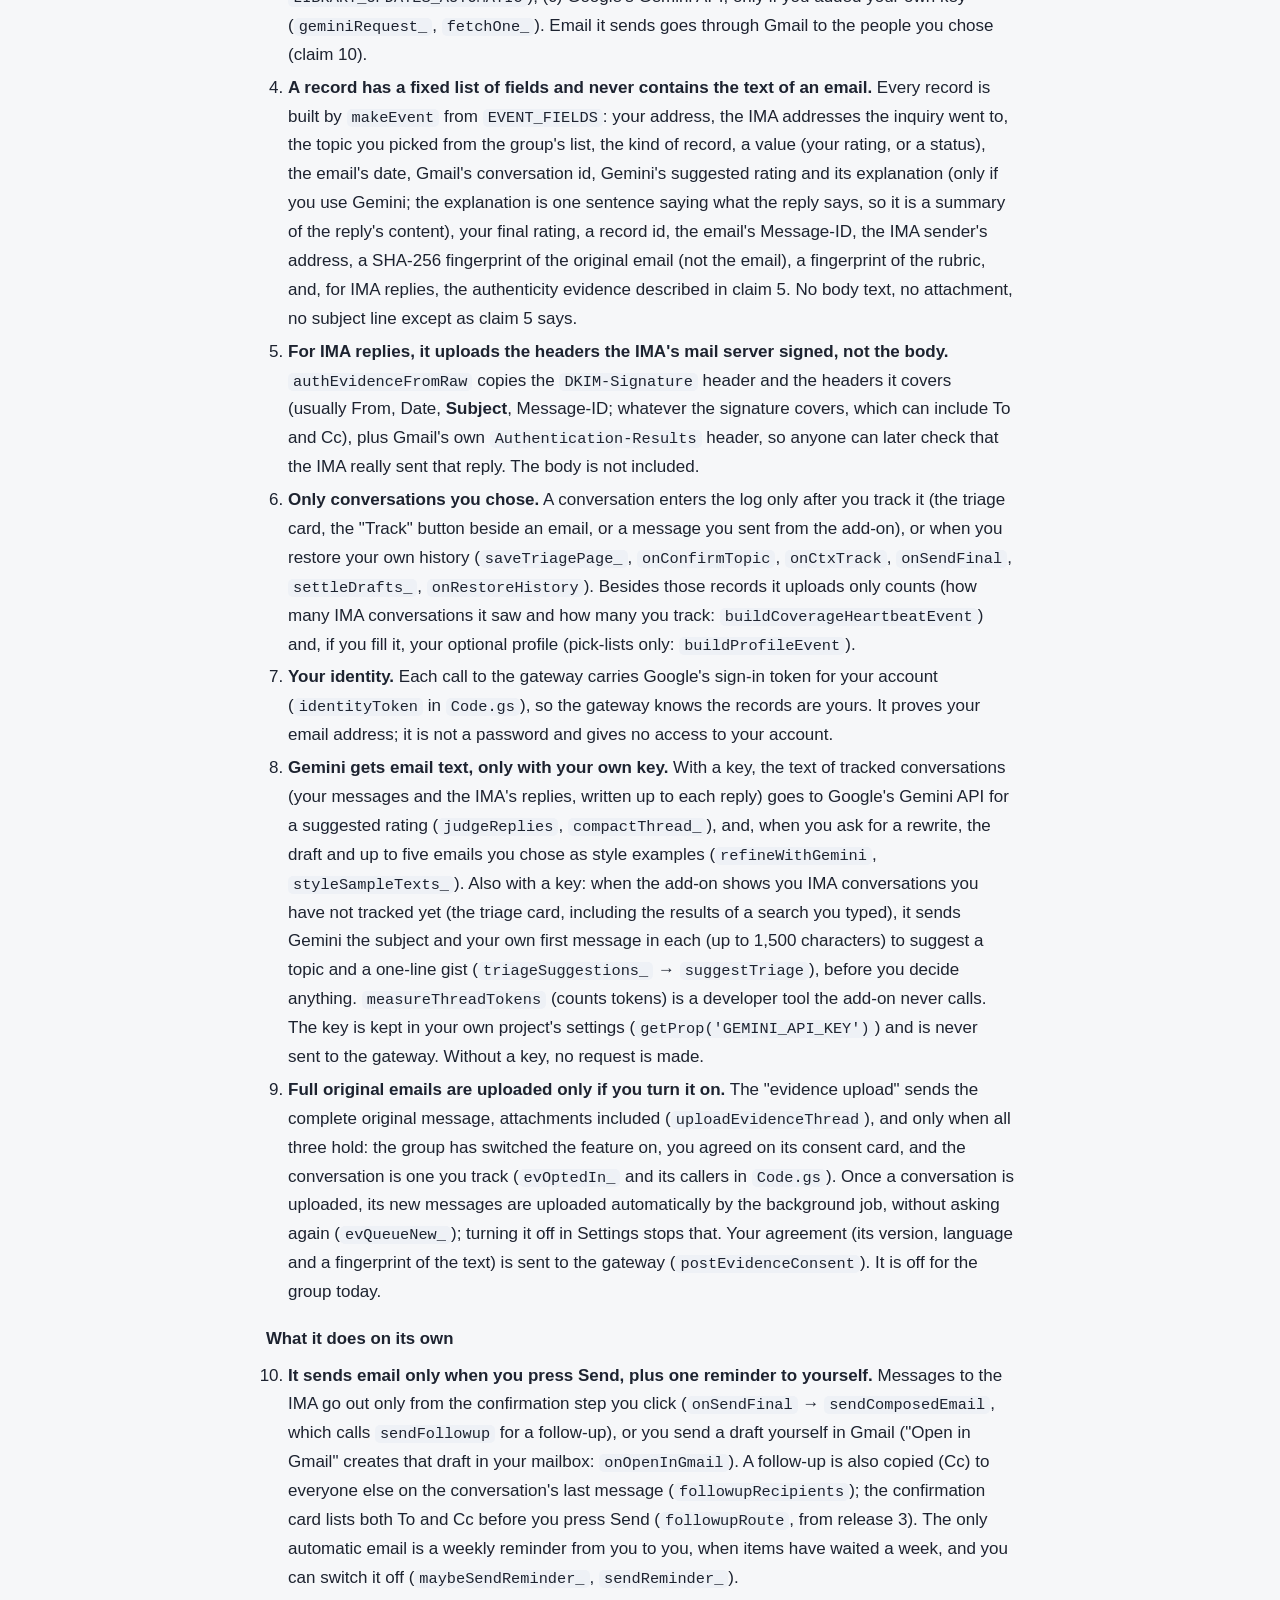
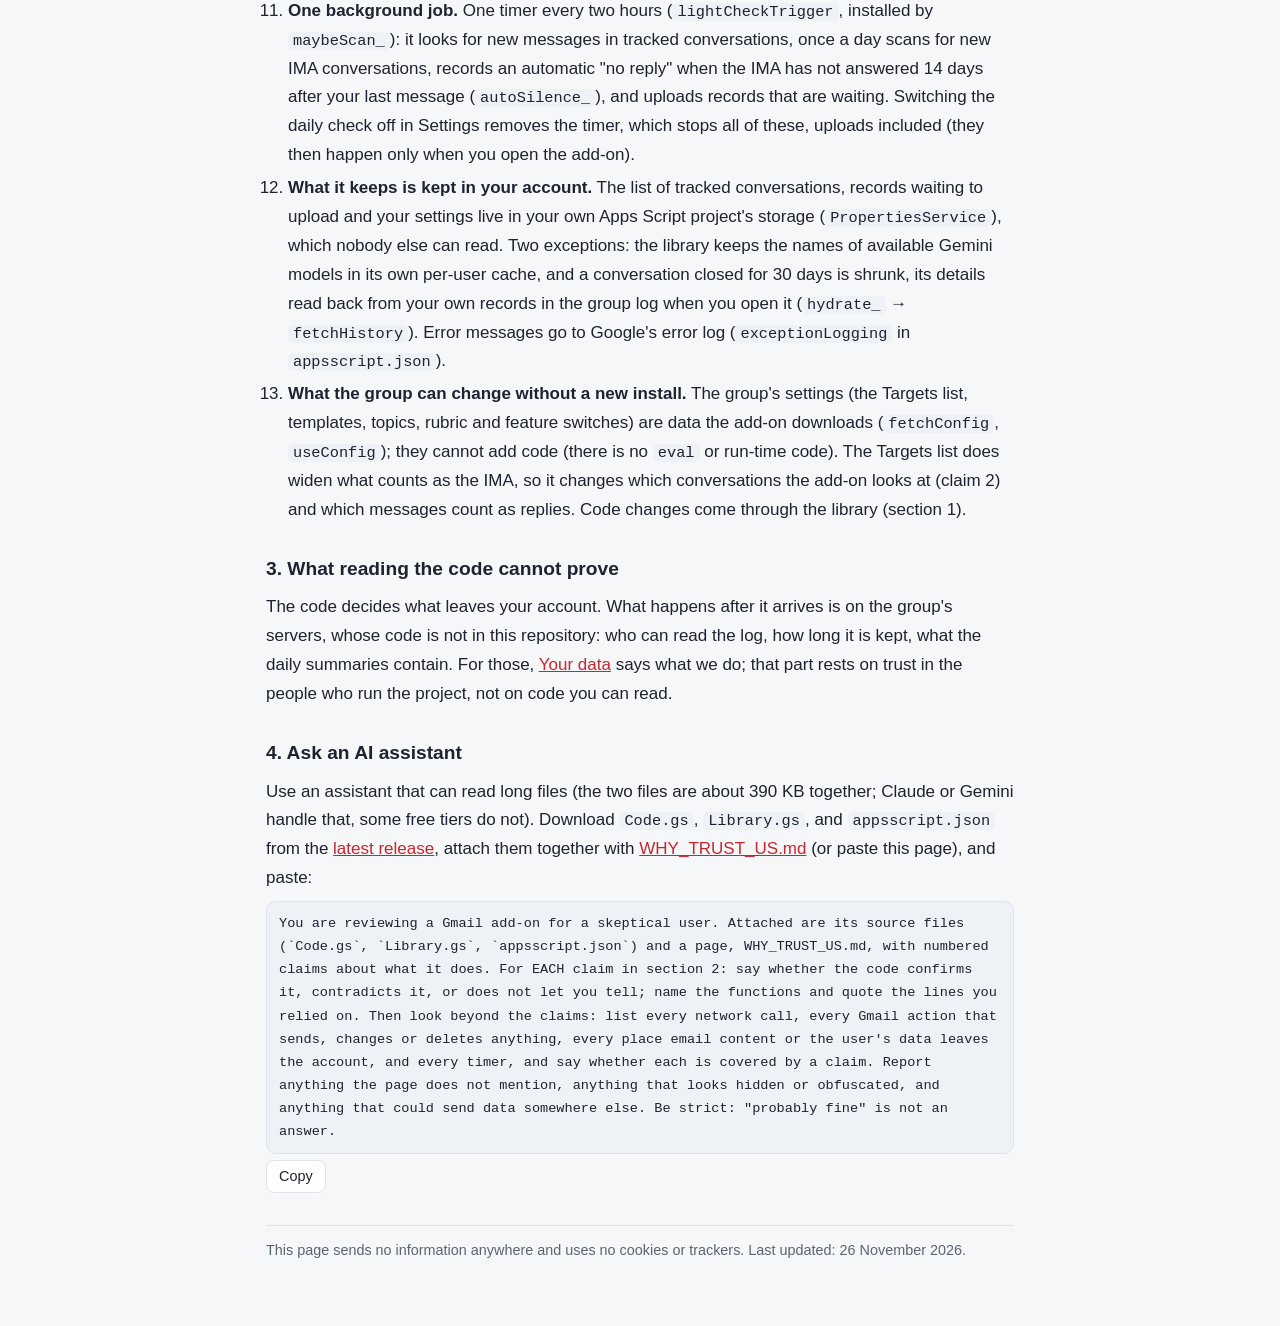
<file: install/en/trust.html>
<!doctype html>
<html lang="en" dir="ltr">
<head>
<meta charset="utf-8">
<meta name="viewport" content="width=device-width, initial-scale=1">
<title>Why trust us?: IMA Reply Tracking</title>
<link rel="stylesheet" href="../docs.css">
</head>
<body>
<main>
  <div class="top">
    <nav aria-label="Pages">
      <a href="about.html">About</a>
      <a href="data.html">Your data</a>
      <a href="install.html">Install</a>
      <a href="guide.html">Using it</a>
      <a href="trust.html" aria-current="page">Why trust us?</a>
    </nav>
    <a class="lang" href="../he/trust.html" hreflang="he" lang="he">עברית</a>
  </div>

  <h1>Why trust us? Don't. Check.</h1>
  <p class="lead">IMA Reply Tracking is a volunteer tool, not an app Google has reviewed. It asks for wide permissions (it reads your email), and you have no store listing or company behind it to rely on. So we do not ask you to take our word for anything. Below is every promise we make about what the add-on does in your account, each with the place in the code that keeps it. Give this page and the code to an AI assistant (<a href="#ai-check">prompt at the end</a>) or to a programmer you trust, and see for yourself whether what we say and what the code does are the same thing.</p>
  <p class="muted">The installer, which runs once on your computer, has its own page: <a href="https://github.com/amits-ds/ima-reply-tracking-addon/blob/main/install/WHAT_IT_DOES.md" target="_blank" rel="noopener">What the installer does</a>.</p>

  <h2 id="code">1. The code you are checking</h2>
  <p>Two files run in your Google account. Both are public:</p>
  <ul>
    <li><code>Code.gs</code>: the add-on itself (the cards you see, what it keeps in your account). In your own Apps Script project.</li>
    <li><code>Library.gs</code>: the logic (reading your mail, building records, every network call). Shared by the group and used by every copy.</li>
  </ul>
  <p>Get them from the <a href="https://github.com/amits-ds/ima-reply-tracking-addon/releases/latest" target="_blank" rel="noopener">latest release</a> (or <code>main</code> in the <a href="https://github.com/amits-ds/ima-reply-tracking-addon" target="_blank" rel="noopener">public repository</a>). <b>Which copy actually runs:</b> the library is used in "development mode", so the people who run the project can update it for everyone without a new install, and an update can reach you before it is published here. Every record you upload carries the library version it was made with (<code>libVersion</code>), and every public release has the library file of that version. To check the exact code running today, open <code>https://script.google.com/d/&lt;libraryId&gt;/edit</code> (the <code>libraryId</code> is in your <code>appsscript.json</code>); you have view access, and you can paste that copy instead. (Release 2's <code>Library.gs</code> still has an old comment near the top saying it must never be published; it predates the decision to publish it.)</p>
  <p class="muted">The permissions are wider than what the code does: "connect to an external service" would allow any address, and "compose" would allow deleting drafts. The limits in claims 1 and 3 are kept by the code, so they hold for the code you checked.</p>

  <h2 id="claims">2. Our claims</h2>

  <h3 id="reads">What it reads</h3>
  <ol>
    <li><b>It cannot delete, archive, label or change your email, and never tries to.</b> Its permissions (<code>oauthScopes</code> in <code>appsscript.json</code>) are read-only for mail plus "compose" (drafts and sending). The code never calls any function that deletes, moves, labels, archives, stars or marks a message or a draft.</li>
    <li><b>It looks for conversations with the IMA, not your whole mailbox.</b> Its own searches look for mail to or from <span class="ltr">ima.org.il</span> and the addresses in the group's Targets list (<code>unionQuery_</code>, <code>unionScanQuery_</code>, <code>isUnionAddress</code>, <code>findThreadsWithNewMessages</code>). Other searches run only when you type one yourself ("Find a conversation") or open the writing-style picker (your sent mail, to choose examples; <code>getStyleChoices</code>). Two more look-ups: the list of your drafts' conversation ids, only to ignore unsent drafts (<code>draftThreadIds_</code>), and a search of your sent mail by subject, to find a draft you created from the add-on and then sent in Gmail (<code>sentLike_</code>). The group's Targets list decides which addresses count as the IMA (<code>unionExtraAddrs_</code>).</li>
  </ol>

  <h3 id="leaves">What leaves your account, and to where</h3>
  <ol start="3">
    <li><b>Only three destinations.</b> Every network call is in <code>Library.gs</code> (<code>UrlFetchApp.fetch</code>; <code>Code.gs</code> has none): (a) the group's log gateway (<code>GATEWAY_URL</code>, through <code>gatewayCall_</code>); (b) GitHub, to see whether a newer release exists (<code>getLatestContainerVersionFromGitHub</code>; a second GitHub check, <code>getLatestLibraryVersionFromGitHub</code>, is switched off by <code>LIBRARY_UPDATES_AUTOMATIC</code>); (c) Google's Gemini API, only if you added your own key (<code>geminiRequest_</code>, <code>fetchOne_</code>). Email it sends goes through Gmail to the people you chose (claim 10).</li>
    <li><b>A record has a fixed list of fields and never contains the text of an email.</b> Every record is built by <code>makeEvent</code> from <code>EVENT_FIELDS</code>: your address, the IMA addresses the inquiry went to, the topic you picked from the group's list, the kind of record, a value (your rating, or a status), the email's date, Gmail's conversation id, Gemini's suggested rating and its explanation (only if you use Gemini; the explanation is one sentence saying what the reply says, so it is a summary of the reply's content), your final rating, a record id, the email's Message-ID, the IMA sender's address, a SHA-256 fingerprint of the original email (not the email), a fingerprint of the rubric, and, for IMA replies, the authenticity evidence described in claim 5. No body text, no attachment, no subject line except as claim 5 says.</li>
    <li><b>For IMA replies, it uploads the headers the IMA's mail server signed, not the body.</b> <code>authEvidenceFromRaw</code> copies the <code>DKIM-Signature</code> header and the headers it covers (usually From, Date, <b>Subject</b>, Message-ID; whatever the signature covers, which can include To and Cc), plus Gmail's own <code>Authentication-Results</code> header, so anyone can later check that the IMA really sent that reply. The body is not included.</li>
    <li><b>Only conversations you chose.</b> A conversation enters the log only after you track it (the triage card, the "Track" button beside an email, or a message you sent from the add-on), or when you restore your own history (<code>saveTriagePage_</code>, <code>onConfirmTopic</code>, <code>onCtxTrack</code>, <code>onSendFinal</code>, <code>settleDrafts_</code>, <code>onRestoreHistory</code>). Besides those records it uploads only counts (how many IMA conversations it saw and how many you track: <code>buildCoverageHeartbeatEvent</code>) and, if you fill it, your optional profile (pick-lists only: <code>buildProfileEvent</code>).</li>
    <li><b>Your identity.</b> Each call to the gateway carries Google's sign-in token for your account (<code>identityToken</code> in <code>Code.gs</code>), so the gateway knows the records are yours. It proves your email address; it is not a password and gives no access to your account.</li>
    <li><b>Gemini gets email text, only with your own key.</b> With a key, the text of tracked conversations (your messages and the IMA's replies, written up to each reply) goes to Google's Gemini API for a suggested rating (<code>judgeReplies</code>, <code>compactThread_</code>), and, when you ask for a rewrite, the draft and up to five emails you chose as style examples (<code>refineWithGemini</code>, <code>styleSampleTexts_</code>). Also with a key: when the add-on shows you IMA conversations you have not tracked yet (the triage card, including the results of a search you typed), it sends Gemini the subject and your own first message in each (up to 1,500 characters) to suggest a topic and a one-line gist (<code>triageSuggestions_</code> → <code>suggestTriage</code>), before you decide anything. <code>measureThreadTokens</code> (counts tokens) is a developer tool the add-on never calls. The key is kept in your own project's settings (<code>getProp('GEMINI_API_KEY')</code>) and is never sent to the gateway. Without a key, no request is made.</li>
    <li><b>Full original emails are uploaded only if you turn it on.</b> The "evidence upload" sends the complete original message, attachments included (<code>uploadEvidenceThread</code>), and only when all three hold: the group has switched the feature on, you agreed on its consent card, and the conversation is one you track (<code>evOptedIn_</code> and its callers in <code>Code.gs</code>). Once a conversation is uploaded, its new messages are uploaded automatically by the background job, without asking again (<code>evQueueNew_</code>); turning it off in Settings stops that. Your agreement (its version, language and a fingerprint of the text) is sent to the gateway (<code>postEvidenceConsent</code>). It is off for the group today.</li>
  </ol>

  <h3 id="auto">What it does on its own</h3>
  <ol start="10">
    <li><b>It sends email only when you press Send, plus one reminder to yourself.</b> Messages to the IMA go out only from the confirmation step you click (<code>onSendFinal</code> → <code>sendComposedEmail</code>, which calls <code>sendFollowup</code> for a follow-up), or you send a draft yourself in Gmail ("Open in Gmail" creates that draft in your mailbox: <code>onOpenInGmail</code>). A follow-up is also copied (Cc) to everyone else on the conversation's last message (<code>followupRecipients</code>); the confirmation card lists both To and Cc before you press Send (<code>followupRoute</code>, from release 3). The only automatic email is a weekly reminder from you to you, when items have waited a week, and you can switch it off (<code>maybeSendReminder_</code>, <code>sendReminder_</code>).</li>
    <li><b>One background job.</b> One timer every two hours (<code>lightCheckTrigger</code>, installed by <code>maybeScan_</code>): it looks for new messages in tracked conversations, once a day scans for new IMA conversations, records an automatic "no reply" when the IMA has not answered 14 days after your last message (<code>autoSilence_</code>), and uploads records that are waiting. Switching the daily check off in Settings removes the timer, which stops all of these, uploads included (they then happen only when you open the add-on).</li>
    <li><b>What it keeps is kept in your account.</b> The list of tracked conversations, records waiting to upload and your settings live in your own Apps Script project's storage (<code>PropertiesService</code>), which nobody else can read. Two exceptions: the library keeps the names of available Gemini models in its own per-user cache, and a conversation closed for 30 days is shrunk, its details read back from your own records in the group log when you open it (<code>hydrate_</code> → <code>fetchHistory</code>). Error messages go to Google's error log (<code>exceptionLogging</code> in <code>appsscript.json</code>).</li>
    <li><b>What the group can change without a new install.</b> The group's settings (the Targets list, templates, topics, rubric and feature switches) are data the add-on downloads (<code>fetchConfig</code>, <code>useConfig</code>); they cannot add code (there is no <code>eval</code> or run-time code). The Targets list does widen what counts as the IMA, so it changes which conversations the add-on looks at (claim 2) and which messages count as replies. Code changes come through the library (section 1).</li>
  </ol>

  <h2 id="limits">3. What reading the code cannot prove</h2>
  <p>The code decides what leaves your account. What happens after it arrives is on the group's servers, whose code is not in this repository: who can read the log, how long it is kept, what the daily summaries contain. For those, <a href="data.html">Your data</a> says what we do; that part rests on trust in the people who run the project, not on code you can read.</p>

  <h2 id="ai-check">4. Ask an AI assistant</h2>
  <p>Use an assistant that can read long files (the two files are about 390 KB together; Claude or Gemini handle that, some free tiers do not). Download <code>Code.gs</code>, <code>Library.gs</code>, and <code>appsscript.json</code> from the <a href="https://github.com/amits-ds/ima-reply-tracking-addon/releases/latest" target="_blank" rel="noopener">latest release</a>, attach them together with <a href="https://github.com/amits-ds/ima-reply-tracking-addon/blob/main/install/WHY_TRUST_US.md" target="_blank" rel="noopener">WHY_TRUST_US.md</a> (or paste this page), and paste:</p>
  <div class="cmd prose" dir="ltr"><pre id="ai-prompt">You are reviewing a Gmail add-on for a skeptical user. Attached are its source files (`Code.gs`, `Library.gs`, `appsscript.json`) and a page, WHY_TRUST_US.md, with numbered claims about what it does. For EACH claim in section 2: say whether the code confirms it, contradicts it, or does not let you tell; name the functions and quote the lines you relied on. Then look beyond the claims: list every network call, every Gmail action that sends, changes or deletes anything, every place email content or the user's data leaves the account, and every timer, and say whether each is covered by a claim. Report anything the page does not mention, anything that looks hidden or obfuscated, and anything that could send data somewhere else. Be strict: "probably fine" is not an answer.</pre><button type="button" data-copy="ai-prompt">Copy</button></div>

  <footer>This page sends no information anywhere and uses no cookies or trackers. Last updated: 26 November 2026.</footer>
</main>
<script>
document.querySelectorAll('button[data-copy]').forEach(function (b) {
  b.addEventListener('click', function () {
    var text = document.getElementById(b.dataset.copy).textContent, label = b.textContent;
    navigator.clipboard.writeText(text).then(function () { b.textContent = b.dataset.done || 'Copied'; setTimeout(function () { b.textContent = label; }, 2000); });
  });
});
</script>
</body>
</html>
</file>
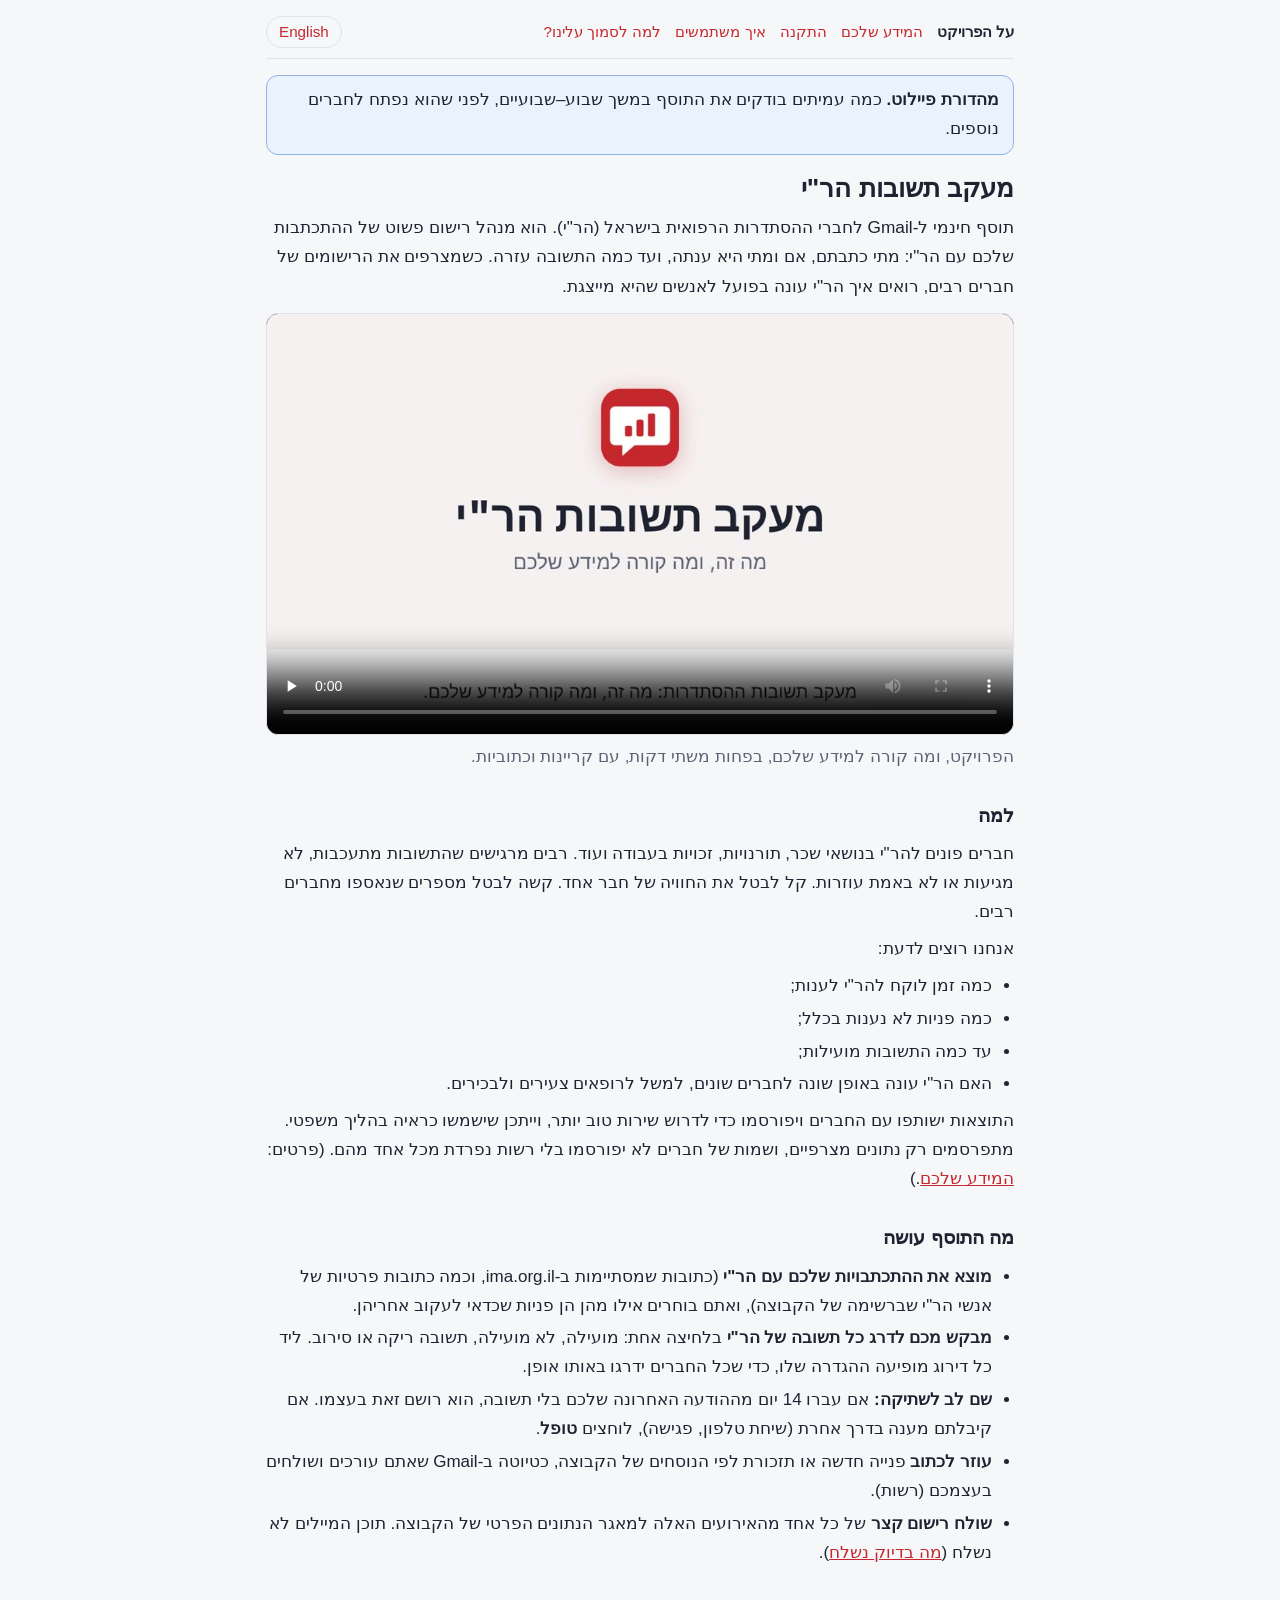
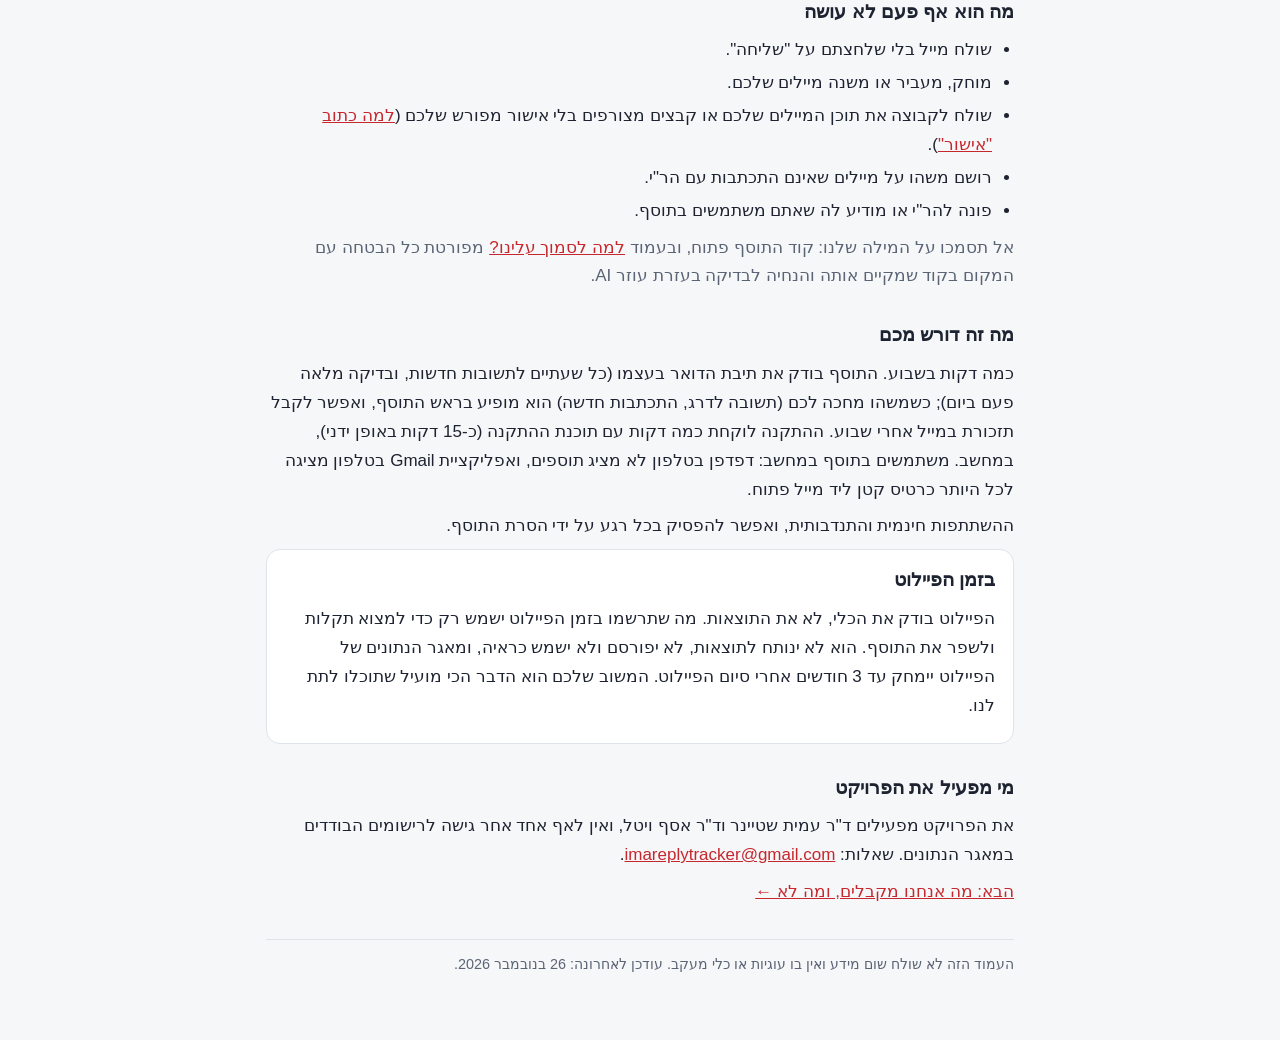
<file: install/he/about.html>
<!doctype html>
<html lang="he" dir="rtl">
<head>
<meta charset="utf-8">
<meta name="viewport" content="width=device-width, initial-scale=1">
<title>מעקב תשובות הר"י: על הפרויקט</title>
<link rel="stylesheet" href="../docs.css">
</head>
<body>
<main>
  <div class="top">
    <nav aria-label="עמודים">
      <a href="about.html" aria-current="page">על הפרויקט</a>
      <a href="data.html">המידע שלכם</a>
      <a href="install.html">התקנה</a>
      <a href="guide.html">איך משתמשים</a>
      <a href="trust.html">למה לסמוך עלינו?</a>
    </nav>
    <a class="lang" href="../en/about.html" hreflang="en" lang="en">English</a>
  </div>

  <!-- מהדורת פיילוט: להסיר את הבאנר ואת כרטיס "בזמן הפיילוט" לקראת ההשקה הכללית -->
  <p class="banner"><b>מהדורת פיילוט.</b> כמה עמיתים בודקים את התוסף במשך שבוע–שבועיים, לפני שהוא נפתח לחברים נוספים.</p>

  <h1>מעקב תשובות הר"י</h1>
  <p class="lead">תוסף חינמי ל-Gmail לחברי ההסתדרות הרפואית בישראל (הר"י). הוא מנהל רישום פשוט של ההתכתבות שלכם עם הר"י: מתי כתבתם, אם ומתי היא ענתה, ועד כמה התשובה עזרה. כשמצרפים את הרישומים של חברים רבים, רואים איך הר"י עונה בפועל לאנשים שהיא מייצגת.</p>

  <div id="video">
    <video controls preload="none" poster="../video/explainer-he.jpg"><source src="../video/explainer-he.mp4" type="video/mp4"></video>
    <p class="muted">הפרויקט, ומה קורה למידע שלכם, בפחות משתי דקות, עם קריינות וכתוביות.</p>
  </div>

  <h2>למה</h2>
  <p>חברים פונים להר"י בנושאי שכר, תורנויות, זכויות בעבודה ועוד. רבים מרגישים שהתשובות מתעכבות, לא מגיעות או לא באמת עוזרות. קל לבטל את החוויה של חבר אחד. קשה לבטל מספרים שנאספו מחברים רבים.</p>
  <p>אנחנו רוצים לדעת:</p>
  <ul>
    <li>כמה זמן לוקח להר"י לענות;</li>
    <li>כמה פניות לא נענות בכלל;</li>
    <li>עד כמה התשובות מועילות;</li>
    <li>האם הר"י עונה באופן שונה לחברים שונים, למשל לרופאים צעירים ולבכירים.</li>
  </ul>
  <p>התוצאות ישותפו עם החברים ויפורסמו כדי לדרוש שירות טוב יותר, וייתכן שישמשו כראיה בהליך משפטי. מתפרסמים רק נתונים מצרפיים, ושמות של חברים לא יפורסמו בלי רשות נפרדת מכל אחד מהם. (פרטים: <a href="data.html#use">המידע שלכם</a>.)</p>

  <h2>מה התוסף עושה</h2>
  <ul>
    <li><b>מוצא את ההתכתבויות שלכם עם הר"י</b> (כתובות שמסתיימות ב-<span class="ltr">ima.org.il</span>, וכמה כתובות פרטיות של אנשי הר"י שברשימה של הקבוצה), ואתם בוחרים אילו מהן הן פניות שכדאי לעקוב אחריהן.</li>
    <li><b>מבקש מכם לדרג כל תשובה של הר"י</b> בלחיצה אחת: מועילה, לא מועילה, תשובה ריקה או סירוב. ליד כל דירוג מופיעה ההגדרה שלו, כדי שכל החברים ידרגו באותו אופן.</li>
    <li><b>שם לב לשתיקה:</b> אם עברו 14 יום מההודעה האחרונה שלכם בלי תשובה, הוא רושם זאת בעצמו. אם קיבלתם מענה בדרך אחרת (שיחת טלפון, פגישה), לוחצים <b class="ui" data-key="btn.resolved">טופל</b>.</li>
    <li><b>עוזר לכתוב</b> פנייה חדשה או תזכורת לפי הנוסחים של הקבוצה, כטיוטה ב-Gmail שאתם עורכים ושולחים בעצמכם (רשות).</li>
    <li><b>שולח רישום קצר</b> של כל אחד מהאירועים האלה למאגר הנתונים הפרטי של הקבוצה. תוכן המיילים לא נשלח (<a href="data.html">מה בדיוק נשלח</a>).</li>
  </ul>

  <h2>מה הוא אף פעם לא עושה</h2>
  <ul>
    <li>שולח מייל בלי שלחצתם על "שליחה".</li>
    <li>מוחק, מעביר או משנה מיילים שלכם.</li>
    <li>שולח לקבוצה את תוכן המיילים שלכם או קבצים מצורפים בלי אישור מפורש שלכם (<a href="data.html#copies">למה כתוב "אישור"</a>).</li>
    <li>רושם משהו על מיילים שאינם התכתבות עם הר"י.</li>
    <li>פונה להר"י או מודיע לה שאתם משתמשים בתוסף.</li>
  </ul>
  <p class="muted">אל תסמכו על המילה שלנו: קוד התוסף פתוח, ובעמוד <a href="trust.html">למה לסמוך עלינו?</a> מפורטת כל הבטחה עם המקום בקוד שמקיים אותה והנחיה לבדיקה בעזרת עוזר AI.</p>

  <h2>מה זה דורש מכם</h2>
  <p>כמה דקות בשבוע. התוסף בודק את תיבת הדואר בעצמו (כל שעתיים לתשובות חדשות, ובדיקה מלאה פעם ביום); כשמשהו מחכה לכם (תשובה לדרג, התכתבות חדשה) הוא מופיע בראש התוסף, ואפשר לקבל תזכורת במייל אחרי שבוע. ההתקנה לוקחת כמה דקות עם תוכנת ההתקנה (כ-15 דקות באופן ידני), במחשב. משתמשים בתוסף במחשב: דפדפן בטלפון לא מציג תוספים, ואפליקציית Gmail בטלפון מציגה לכל היותר כרטיס קטן ליד מייל פתוח.</p>
  <p>ההשתתפות חינמית והתנדבותית, ואפשר להפסיק בכל רגע על ידי הסרת התוסף.</p>

  <!-- מהדורת פיילוט -->
  <div class="card">
    <h2 style="margin-top:0">בזמן הפיילוט</h2>
    <p>הפיילוט בודק את הכלי, לא את התוצאות. מה שתרשמו בזמן הפיילוט ישמש רק כדי למצוא תקלות ולשפר את התוסף. הוא לא ינותח לתוצאות, לא יפורסם ולא ישמש כראיה, ומאגר הנתונים של הפיילוט יימחק עד 3 חודשים אחרי סיום הפיילוט. המשוב שלכם הוא הדבר הכי מועיל שתוכלו לתת לנו.</p>
  </div>

  <h2>מי מפעיל את הפרויקט</h2>
  <p>את הפרויקט מפעילים ד"ר עמית שטיינר וד"ר אסף ויטל, ואין לאף אחד אחר גישה לרישומים הבודדים במאגר הנתונים. שאלות: <a href="mailto:imareplytracker@gmail.com">imareplytracker@gmail.com</a>.</p>

  <p><a href="data.html">הבא: מה אנחנו מקבלים, ומה לא ←</a></p>

  <footer>העמוד הזה לא שולח שום מידע ואין בו עוגיות או כלי מעקב. עודכן לאחרונה: 26 בנובמבר 2026.</footer>
</main>
</body>
</html>
</file>
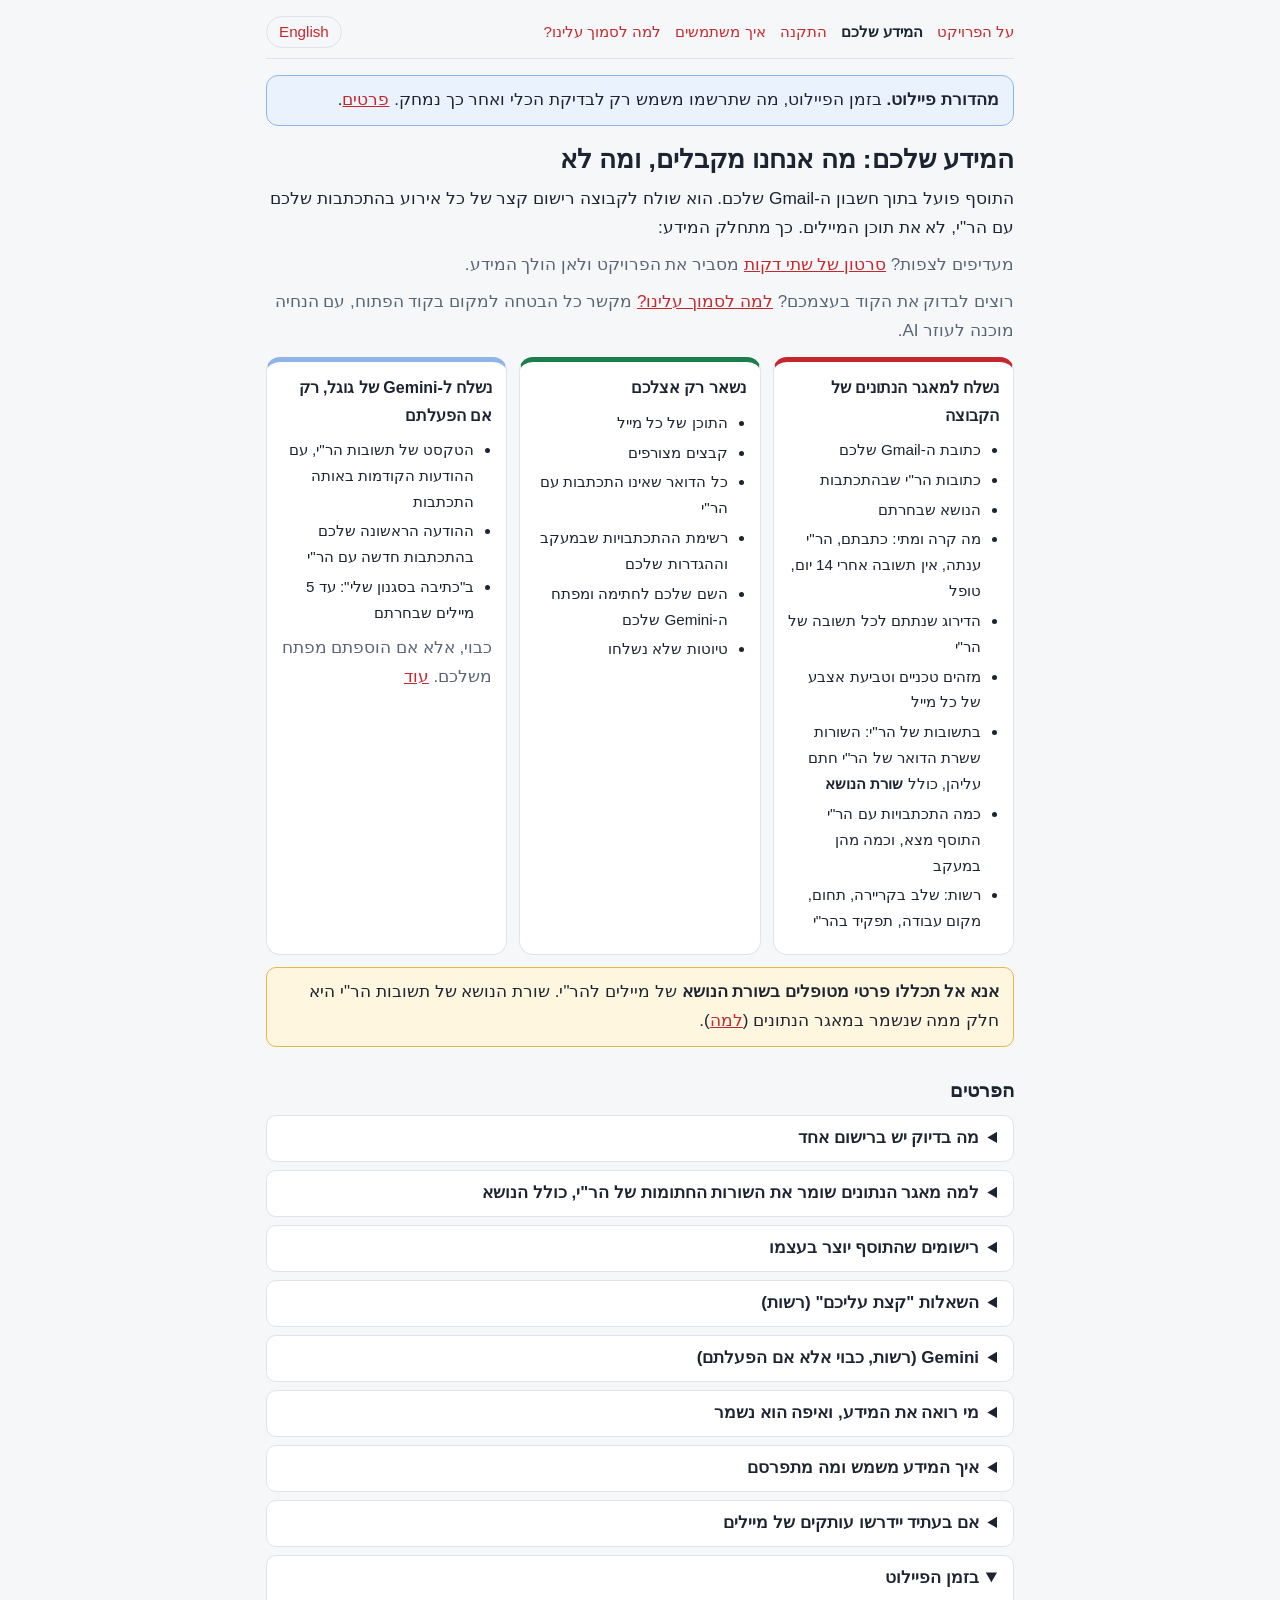
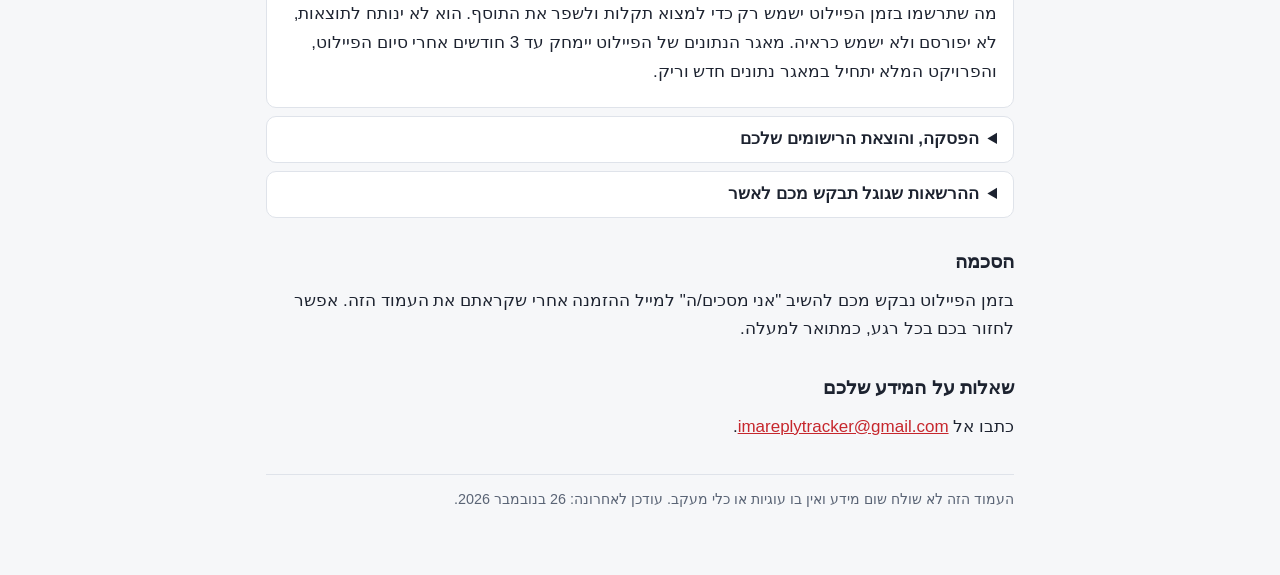
<file: install/he/data.html>
<!doctype html>
<html lang="he" dir="rtl">
<head>
<meta charset="utf-8">
<meta name="viewport" content="width=device-width, initial-scale=1">
<title>המידע שלכם: מעקב תשובות הר"י</title>
<link rel="stylesheet" href="../docs.css">
</head>
<body>
<main>
  <div class="top">
    <nav aria-label="עמודים">
      <a href="about.html">על הפרויקט</a>
      <a href="data.html" aria-current="page">המידע שלכם</a>
      <a href="install.html">התקנה</a>
      <a href="guide.html">איך משתמשים</a>
      <a href="trust.html">למה לסמוך עלינו?</a>
    </nav>
    <a class="lang" href="../en/data.html" hreflang="en" lang="en">English</a>
  </div>

  <!-- מהדורת פיילוט: להסיר את הבאנר ואת הסעיף "בזמן הפיילוט" לקראת ההשקה הכללית -->
  <p class="banner"><b>מהדורת פיילוט.</b> בזמן הפיילוט, מה שתרשמו משמש רק לבדיקת הכלי ואחר כך נמחק. <a href="#pilot">פרטים</a>.</p>

  <h1>המידע שלכם: מה אנחנו מקבלים, ומה לא</h1>
  <p class="lead">התוסף פועל בתוך חשבון ה-Gmail שלכם. הוא שולח לקבוצה רישום קצר של כל אירוע בהתכתבות שלכם עם הר"י, לא את תוכן המיילים. כך מתחלק המידע:</p>
  <p class="muted">מעדיפים לצפות? <a href="about.html#video">סרטון של שתי דקות</a> מסביר את הפרויקט ולאן הולך המידע.</p>
  <p class="muted">רוצים לבדוק את הקוד בעצמכם? <a href="trust.html">למה לסמוך עלינו?</a> מקשר כל הבטחה למקום בקוד הפתוח, עם הנחיה מוכנה לעוזר AI.</p>

  <div class="flows">
    <section class="flow log">
      <h3>נשלח למאגר הנתונים של הקבוצה</h3>
      <ul>
        <li>כתובת ה-Gmail שלכם</li>
        <li>כתובות הר"י שבהתכתבות</li>
        <li>הנושא שבחרתם</li>
        <li>מה קרה ומתי: כתבתם, הר"י ענתה, אין תשובה אחרי 14 יום, טופל</li>
        <li>הדירוג שנתתם לכל תשובה של הר"י</li>
        <li>מזהים טכניים וטביעת אצבע של כל מייל</li>
        <li>בתשובות של הר"י: השורות ששרת הדואר של הר"י חתם עליהן, כולל <b>שורת הנושא</b></li>
        <li>כמה התכתבויות עם הר"י התוסף מצא, וכמה מהן במעקב</li>
        <li>רשות: שלב בקריירה, תחום, מקום עבודה, תפקיד בהר"י</li>
      </ul>
    </section>
    <section class="flow stay">
      <h3>נשאר רק אצלכם</h3>
      <ul>
        <li>התוכן של כל מייל</li>
        <li>קבצים מצורפים</li>
        <li>כל הדואר שאינו התכתבות עם הר"י</li>
        <li>רשימת ההתכתבויות שבמעקב וההגדרות שלכם</li>
        <li>השם שלכם לחתימה ומפתח ה-Gemini שלכם</li>
        <li>טיוטות שלא נשלחו</li>
      </ul>
    </section>
    <section class="flow ai">
      <h3>נשלח ל-Gemini של גוגל, רק אם הפעלתם</h3>
      <ul>
        <li>הטקסט של תשובות הר"י, עם ההודעות הקודמות באותה התכתבות</li>
        <li>ההודעה הראשונה שלכם בהתכתבות חדשה עם הר"י</li>
        <li>ב"כתיבה בסגנון שלי": עד 5 מיילים שבחרתם</li>
      </ul>
      <p class="muted">כבוי, אלא אם הוספתם מפתח משלכם. <a href="#gemini">עוד</a></p>
    </section>
  </div>

  <div class="note"><b>אנא אל תכללו פרטי מטופלים בשורת הנושא</b> של מיילים להר"י. שורת הנושא של תשובות הר"י היא חלק ממה שנשמר במאגר הנתונים (<a href="#signed">למה</a>).</div>

  <h2>הפרטים</h2>

  <details id="record">
    <summary>מה בדיוק יש ברישום אחד</summary>
    <p>רישום נוצר כששולחים מייל להר"י בהתכתבות שבמעקב, כשהר"י עונה ואתם מדרגים את התשובה, וכשהתכתבות נשארת בלי מענה או שאתם מסמנים אותה כטופלה.</p>
    <div class="table-wrap"><table>
      <tr><th>פריט</th><th>דוגמה / משמעות</th></tr>
      <tr><td>כתובת ה-Gmail שלכם</td><td>מי רשם. מאגר הנתונים מקבל רק רישומים שנשלחו מהחשבון המחובר שלכם.</td></tr>
      <tr><td>כתובות הר"י</td><td>כתובות הר"י שבהתכתבות (<span class="ltr">ima.org.il</span>, וכתובות פרטיות של אנשי הר"י שברשימה של הקבוצה). כתובות אחרות לא נרשמות כאן.</td></tr>
      <tr><td>השולח של המייל</td><td>הכתובת שלכם במיילים שלכם; בתשובה שאתם מדרגים, הכתובת של מי שכתב אותה (בדרך כלל צוות הר"י).</td></tr>
      <tr><td>נושא</td><td>נבחר מהרשימה של הקבוצה (למשל "שכר ותנאי שכר").</td></tr>
      <tr><td>אירוע ומועד</td><td>נשלח, תשובה, אין תשובה אחרי 14 יום, טופל; התאריך והשעה של המייל עצמו.</td></tr>
      <tr><td>הדירוג שלכם</td><td>מועילה, לא מועילה, תשובה ריקה או סירוב.</td></tr>
      <tr><td>מזהים</td><td>המספרים של ההתכתבות וההודעה ב-Gmail, ומזהה ההודעה של המייל עצמו (Message-ID). הם מאפשרים למצוא את המייל המקורי בעתיד.</td></tr>
      <tr><td>טביעת אצבע</td><td>קוד שמחושב מהמייל כולו (SHA-256). הוא מוכיח שעותק שיוצג בעתיד הוא אותו מייל, אבל אי אפשר לשחזר ממנו את המייל.</td></tr>
      <tr><td>השורות החתומות (רק בתשובות הר"י)</td><td>ראו <a href="#signed">בהמשך</a>.</td></tr>
      <tr><td>ההצעה של Gemini (רק אם אתם משתמשים ב-Gemini)</td><td>הדירוג ש-Gemini הציע וההסבר שלו, במשפט או שניים. ההסבר יכול לתאר מה נכתב בתשובה.</td></tr>
      <tr><td>גרסה, מועד קבלה וטביעת אצבע של הגדרות הדירוג</td><td>באיזו גרסה של התוסף השתמשתם, מתי מאגר הנתונים קיבל את הרישום, ואיזה נוסח של ארבעת הדירוגים ראיתם.</td></tr>
    </table></div>
    <p>כשמצטרפים, כתובת ה-Gmail שלכם נוספת גם לרשימת החברים שמורשים לשלוח רישומים.</p>
  </details>

  <details id="signed">
    <summary>למה מאגר הנתונים שומר את השורות החתומות של הר"י, כולל הנושא</summary>
    <p>שרת הדואר של הר"י מוסיף חתימה דיגיטלית לכל מייל שהוא שולח. היא מכסה את השולח, התאריך, <b>שורת הנושא</b>, מזהה ההודעה וטביעת אצבע של הטקסט. התוסף מעתיק את השורות החתומות, אבל לא את הטקסט עצמו.</p>
    <p>רק השרת של הר"י יכול ליצור את החתימה הזאת, ולכן כל אחד יכול לבדוק בעתיד, בלי עזרתכם ובלי תיבת הדואר שלכם, שתשובה במאגר הנתונים אכן הגיעה מהר"י, מתי ובאיזה נושא. זה מה שמקשה לערער על הרישומים.</p>
    <p>החתימה <b>לא</b> מכסה למי נשלח המייל. את החלק הזה ברישום מוסיף התוסף.</p>
    <p>אי אפשר להשמיט את שורת הנושא: בלעדיה כבר אי אפשר לבדוק את החתימה. לכן אנחנו מבקשים לא לכלול פרטי מטופלים בשורת הנושא.</p>
  </details>

  <details id="automatic">
    <summary>רישומים שהתוסף יוצר בעצמו</summary>
    <ul>
      <li><b>אין תשובה אחרי 14 יום:</b> אם ההודעה האחרונה שלכם בהתכתבות שבמעקב לא נענתה 14 יום, נוסף רישום "אין תשובה". אם הר"י עונה מאוחר יותר, התשובה נרשמת כרגיל. אם קיבלתם מענה בדרך אחרת, לחצו <b class="ui" data-key="btn.resolved">טופל</b>.</li>
      <li><b>ספירות כיסוי:</b> כשהתוסף בודק את תיבת הדואר, הוא רושם כמה התכתבויות עם הר"י מצא, כמה מהן במעקב, כמה סימנתם שאינן פנייה, וכמה עדיין ממתינות לתשובה. רק מספרים: בלי נושאים ובלי כתובות. הם מראים שמאגר הנתונים אינו רק מבחר של המקרים הגרועים.</li>
      <li><b>שינוי דירוג:</b> אם תשנו דירוג, נוסף רישום חדש עם תאריך. הרישום הקודם נשאר, והאחרון הוא שקובע.</li>
    </ul>
  </details>

  <details id="profile">
    <summary>השאלות "קצת עליכם" (רשות)</summary>
    <p>כדי לבדוק אם הר"י עונה באופן שונה לחברים שונים, התוסף שואל פעם אחת, כרשות:</p>
    <ul>
      <li>שלב בקריירה (סטאז'ר/ית, מתמחה, מומחה/ית, בכיר/ה: מנהל/ת יחידה או מחלקה);</li>
      <li>תחום (רפואה פנימית, כירורגיה, רפואת ילדים, מיילדות וגינקולוגיה, רפואת המשפחה, פסיכיאטריה, הרדמה, רפואה דחופה, דימות, אחר);</li>
      <li>מקום העבודה (בית חולים ממשלתי, בית חולים של כללית, בית חולים ציבורי אחר, בית חולים פרטי, קהילה / קופת חולים);</li>
      <li>האם יש לכם תפקיד כלשהו בהר"י (ועדה, נציג/ה או צוות).</li>
    </ul>
    <p>בכל שאלה אפשר לבחור "לא רוצה לציין". אפשר לשנות את התשובות בהגדרות; התשובות האחרונות הן שקובעות.</p>
  </details>

  <details id="gemini">
    <summary>Gemini (רשות, כבוי אלא אם הפעלתם)</summary>
    <p>מומלץ להוסיף מפתח Gemini אישי בזמן ההתקנה (<a href="install.html#gemini">שלב 3</a>), אך זהו שלב רשות: התוסף עובד במלואו גם בלי Gemini ואפשר לבחור בעצמכם כל דירוג. אם תוסיפו מפתח Gemini משלכם (מגוגל), Gemini מציע דירוג עם הסבר קצר, מציע נושא ותקציר של שורה להתכתבויות חדשות, ויכול לנסח טיוטה בסגנון שלכם. ההחלטה הסופית תמיד שלכם.</p>
    <p>עם מפתח, הטקסט שמפורט בעמודה השלישית למעלה נשלח לשירות Gemini של גוגל, עם המפתח שלכם, מהחשבון שלכם. במסלול החינמי של גוגל, התנאים שלה מתירים לה להשתמש במה שנשלח כדי לשפר את המוצרים שלה; מפתחות בתשלום מטופלים אחרת. תשובות של הר"י עלולות לכלול פרטים אישיים או רפואיים: אם יש ספק, השאירו את Gemini כבוי.</p>
    <p>הדירוג ש-Gemini הציע וההסבר שלו נשלחים למאגר הנתונים, כדי שנוכל למדוד באיזו מידה ההצעות תואמות את הבחירות של החברים.</p>
  </details>

  <details id="who">
    <summary>מי רואה את המידע, ואיפה הוא נשמר</summary>
    <ul>
      <li>מאגר הנתונים נשמר ב-Google Cloud, באזור תל אביב של גוגל (ישראל), בחשבון Google Cloud של הפרויקט: מסד נתונים פרטי, ועותק ארכיון נפרד שמההשקה הכללית ואילך אי אפשר לשנות או למחוק, גם לא בידי המנהלים. גוגל שומרת אותו עבור הפרויקט. רק ד"ר עמית שטיינר וד"ר אסף ויטל יכולים לראות רישומים בודדים.</li>
      <li>לצורך הניתוח, כתובת המייל שלכם מוחלפת בקוד.</li>
      <li>בכל יום, מנהלי הפרויקט מקבלים מייל קצר (מההפצה הכללית, גם גורם אמין אחד מחוץ לצוות) עם מספר הרישומים וטביעת אצבע של הרישומים של אותו יום, משורשרת לטביעות של הימים הקודמים. אין בו רישומים, שמות או כתובות. הוא מאפשר לגורם חיצוני לאשר בעתיד שמאגר הנתונים לא שונה.</li>
      <li>כל חשבון Google יכול להצטרף דרך התקנת התוסף. חשבון עם פעילות חריגה מושהה אוטומטית עד שהמנהלים בודקים אותו, והניתוח נבדק כך שחבר אחד לא יכול להטות תוצאה.</li>
      <li>מכיוון שכל אחד יכול להצטרף, הרשימות המשותפות של הקבוצה (כתובות הר"י שאליהן כותבים, נוסחי המיילים, הנושאים והגדרות הדירוג) גלויות לכל חבר: התייחסו אליהן כציבוריות. הרישומים שלכם אינם גלויים.</li>
      <li>חברים אחרים לא רואים את הרישומים שלכם, ואתם לא רואים את שלהם. התוסף יכול לקרוא בחזרה רק את הרישומים שלכם, למשל כדי לשחזר את ההיסטוריה אחרי התקנה מחדש.</li>
    </ul>
  </details>

  <details id="use">
    <summary>איך המידע משמש ומה מתפרסם</summary>
    <ul>
      <li>התוצאות הן נתונים מצרפיים: זמני תגובה, פניות שלא נענו, דירוגי תשובות והבדלים בין קבוצות של חברים. התוצאות יהיו פומביות. קבוצה קטנה מדי, שאפשר לזהות בה מישהו, לא מדווחת בנפרד.</li>
      <li>שמות של חברים לא יופיעו בשום פרסום. מקרה מסוים יתואר רק ברשות נפרדת ממי שפנה.</li>
      <li>הרישומים עשויים לשמש כראיה בהליך משפטי או מול גורמים חיצוניים אחרים. לכן מאגר הנתונים חתום: הרישומים של כל יום מקבלים טביעת אצבע דיגיטלית שמשורשרת לזו של היום הקודם, ועותק נשמר בארכיון נפרד, כך שכל שינוי או מחיקה מאוחרים יתגלו.</li>
    </ul>
  </details>

  <details id="copies">
    <summary>אם בעתיד יידרשו עותקים של מיילים</summary>
    <p>התוסף לא שולח את תוכן המיילים שלכם. אם בעתיד נצטרך עותקים של מיילים מסוימים, למשל לצורך הליך משפטי, נבקש זאת מכם בנפרד. אפשר לסרב, ושום דבר לא יישלח בלי אישור מפורש שלכם.</p>
  </details>

  <!-- מהדורת פיילוט -->
  <details id="pilot" open>
    <summary>בזמן הפיילוט</summary>
    <p>מה שתרשמו בזמן הפיילוט ישמש רק כדי למצוא תקלות ולשפר את התוסף. הוא לא ינותח לתוצאות, לא יפורסם ולא ישמש כראיה. מאגר הנתונים של הפיילוט יימחק עד 3 חודשים אחרי סיום הפיילוט, והפרויקט המלא יתחיל במאגר נתונים חדש וריק.</p>
  </details>

  <details id="leaving">
    <summary>הפסקה, והוצאת הרישומים שלכם</summary>
    <ul>
      <li>אפשר להפסיק בכל רגע על ידי הסרת התוסף. מאותו רגע לא נשלח דבר.</li>
      <li>כיוון שמאגר הנתונים חתום, אי אפשר למחוק רישום בלי לשבור את החתימה. אם תבקשו, הרישומים שלכם יוצאו מכל ניתוח ומכל פרסום, אבל יישארו במאגר הנתונים החתום.</li>
      <li>כמה זמן הפרויקט המלא שומר את הנתונים: 7 שנים (עד שייעוץ משפטי יקבע אחרת).</li>
    </ul>
  </details>

  <details id="permissions">
    <summary>ההרשאות שגוגל תבקש מכם לאשר</summary>
    <p>בזמן ההתקנה גוגל מציגה אותן בניסוח שלה. למה כל אחת משמשת:</p>
    <div class="table-wrap"><table>
      <tr><th>הרשאה</th><th>משמשת ל</th></tr>
      <tr><td>קריאת הדואר שלכם</td><td>מציאת ההתכתבויות שלכם עם הר"י וקריאת התשובות שאתם מדרגים. התוסף אף פעם לא מוחק, מעביר או משנה מייל.</td></tr>
      <tr><td>כתיבה ושליחה של מיילים</td><td>הכנת טיוטות בשבילכם, ושליחה רק כשאתם לוחצים "שליחה".</td></tr>
      <tr><td>פעולה כתוסף Gmail, צפייה במייל הפתוח, פתיחת טיוטה</td><td>הצגת התוסף ליד מייל ופתיחת טיוטות בעורך של Gmail עצמו.</td></tr>
      <tr><td>כתובת המייל שלכם והזדהות</td><td>לדעת מי אתם, ולהוכיח זאת למאגר הנתונים של הקבוצה.</td></tr>
      <tr><td>השפה שלכם</td><td>הצגת התוסף בעברית או באנגלית, כמו ה-Gmail שלכם.</td></tr>
      <tr><td>חיבור לשירותים חיצוניים</td><td>שליחת רישומים למאגר הנתונים של הקבוצה, בדיקת עדכונים, ו-Gemini אם הוספתם מפתח.</td></tr>
      <tr><td>פעולה ברקע</td><td>הבדיקה היומית של תיבת הדואר, ומייל התזכורת השבועי (מכם, אליכם).</td></tr>
    </table></div>
    <p>גוגל תזהיר שהאפליקציה "לא מאומתת" (unverified). זה צפוי: זה העותק האישי שלכם של התוסף, לא אפליקציה שפורסמה בחנות.</p>
    <p>מכיוון שגוגל לא בדקה אותה, אל תסמכו על המילה שלנו: <a href="trust.html">למה לסמוך עלינו?</a> מפרט כל הבטחה ואת המקום בקוד שמקיים אותה, עם הנחיה לבדיקת הקוד בעזרת עוזר בינה מלאכותית.</p>
  </details>

  <h2 id="agree">הסכמה</h2>
  <p>בזמן הפיילוט נבקש מכם להשיב "אני מסכים/ה" למייל ההזמנה אחרי שקראתם את העמוד הזה. אפשר לחזור בכם בכל רגע, כמתואר למעלה.</p>

  <h2 id="contact">שאלות על המידע שלכם</h2>
  <p>כתבו אל <a href="mailto:imareplytracker@gmail.com">imareplytracker@gmail.com</a>.</p>

  <footer>העמוד הזה לא שולח שום מידע ואין בו עוגיות או כלי מעקב. עודכן לאחרונה: 26 בנובמבר 2026.</footer>
</main>
</body>
</html>
</file>
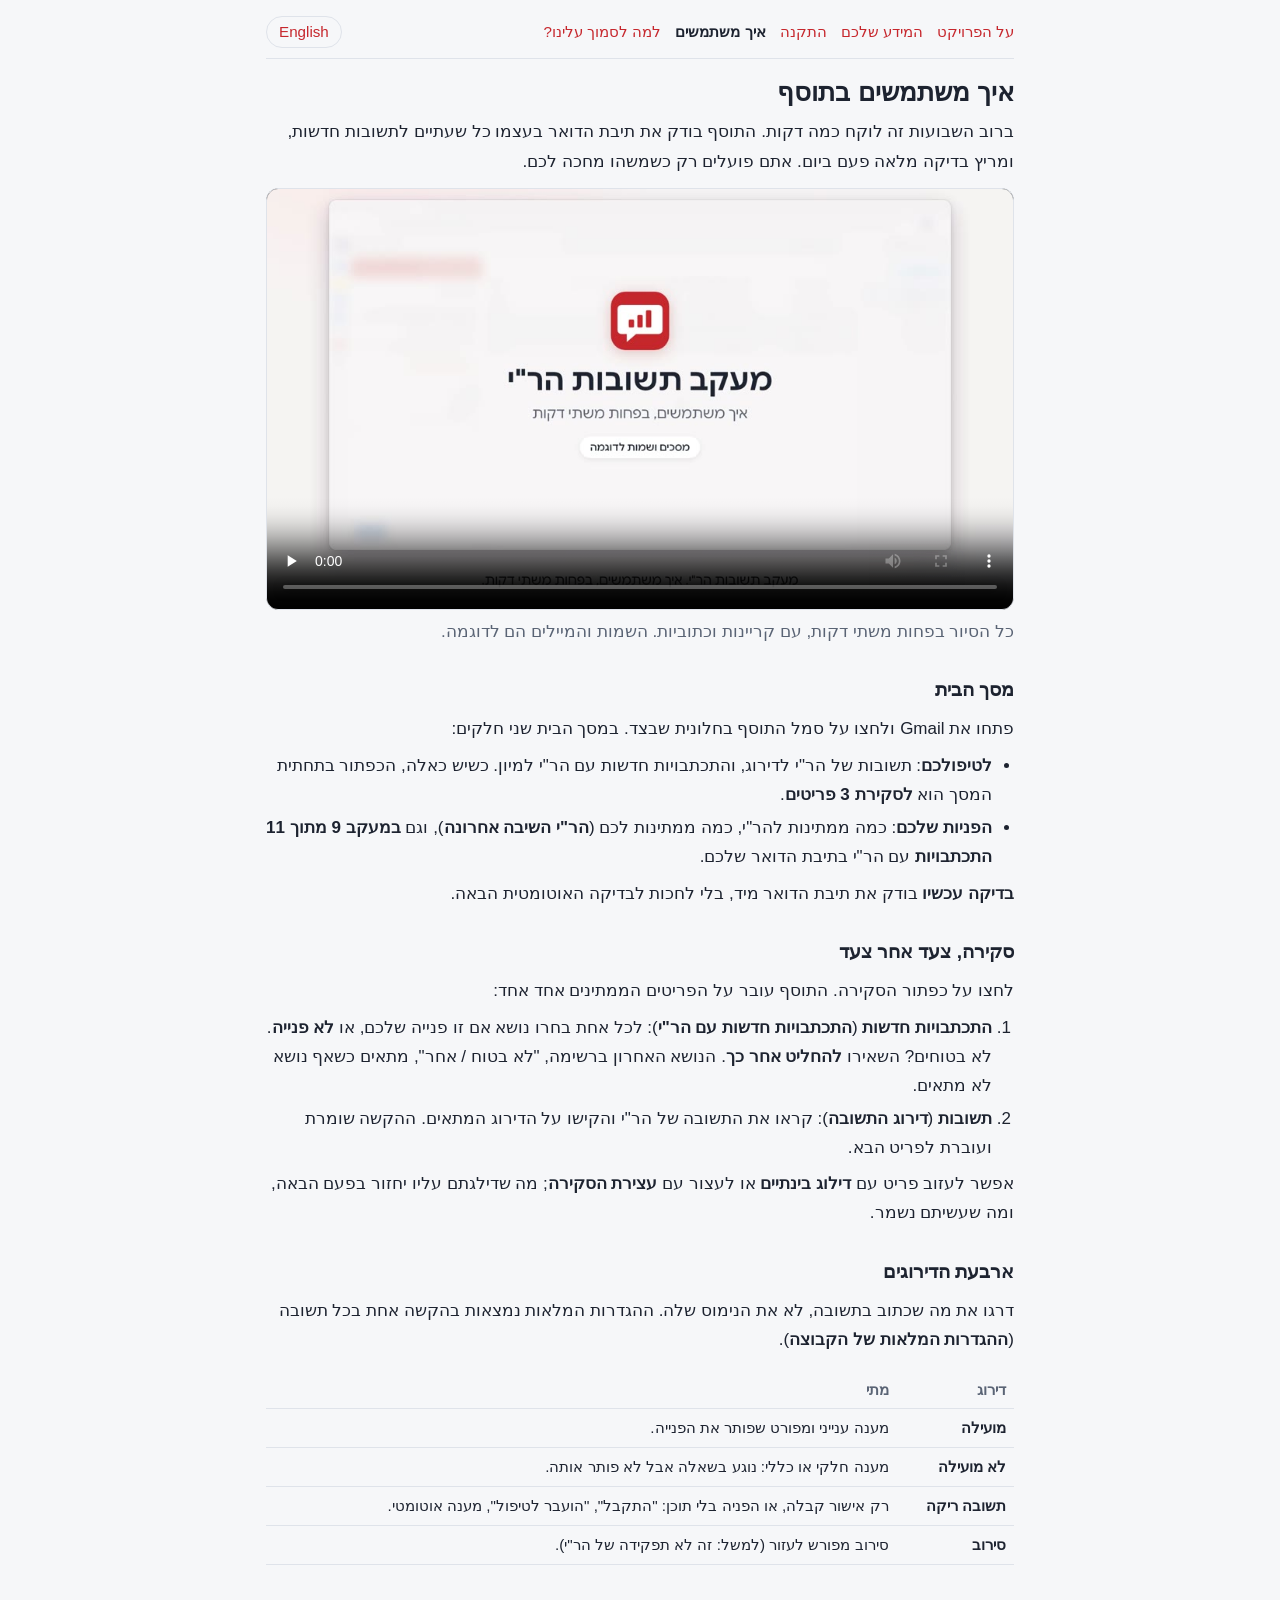
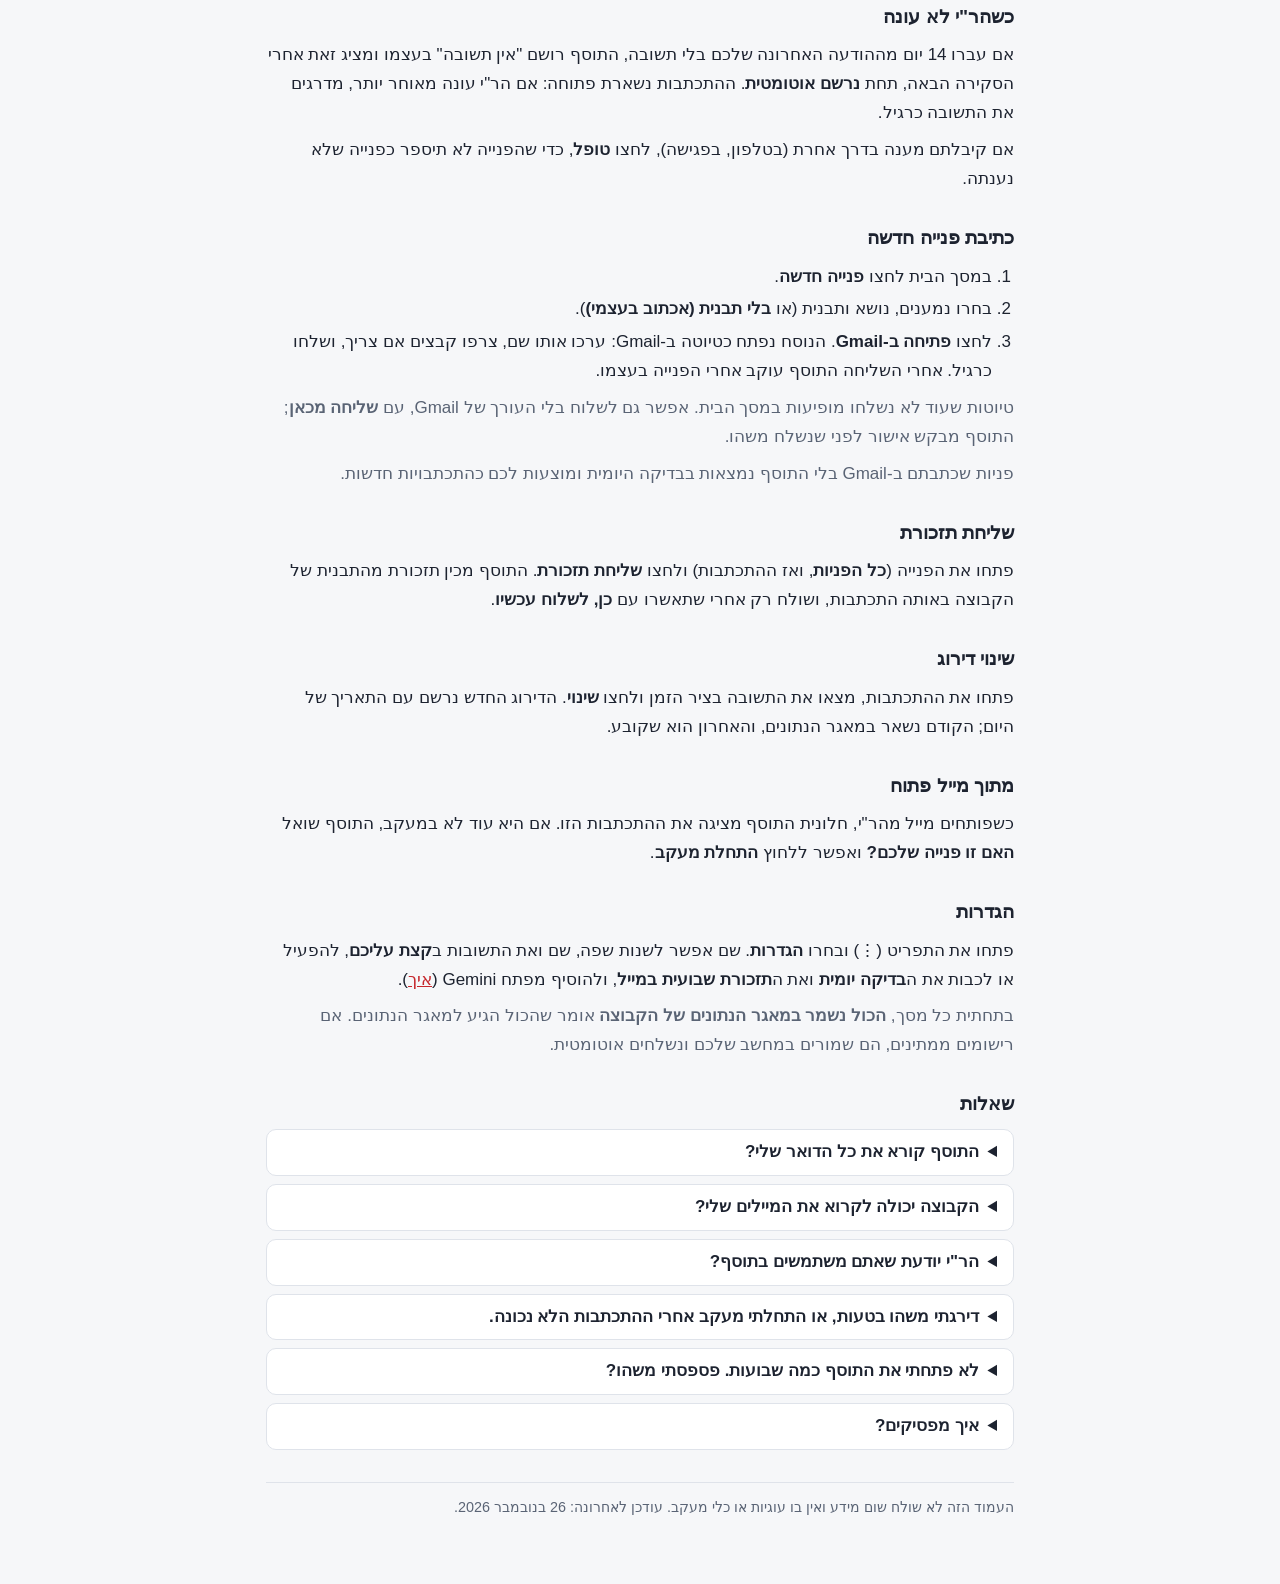
<file: install/he/guide.html>
<!doctype html>
<html lang="he" dir="rtl">
<head>
<meta charset="utf-8">
<meta name="viewport" content="width=device-width, initial-scale=1">
<title>איך משתמשים במעקב תשובות הר"י</title>
<link rel="stylesheet" href="../docs.css">
</head>
<body>
<main>
  <div class="top">
    <nav aria-label="עמודים">
      <a href="about.html">על הפרויקט</a>
      <a href="data.html">המידע שלכם</a>
      <a href="install.html">התקנה</a>
      <a href="guide.html" aria-current="page">איך משתמשים</a>
      <a href="trust.html">למה לסמוך עלינו?</a>
    </nav>
    <a class="lang" href="../en/guide.html" hreflang="en" lang="en">English</a>
  </div>

  <h1>איך משתמשים בתוסף</h1>
  <p class="lead">ברוב השבועות זה לוקח כמה דקות. התוסף בודק את תיבת הדואר בעצמו כל שעתיים לתשובות חדשות, ומריץ בדיקה מלאה פעם ביום. אתם פועלים רק כשמשהו מחכה לכם.</p>

  <div id="video">
    <video controls preload="none" poster="../video/usage-he.jpg"><source src="../video/usage-he.mp4" type="video/mp4"></video>
    <p class="muted">כל הסיור בפחות משתי דקות, עם קריינות וכתוביות. השמות והמיילים הם לדוגמה.</p>
  </div>

  <h2 id="home">מסך הבית</h2>
  <p>פתחו את Gmail ולחצו על סמל התוסף בחלונית שבצד. במסך הבית שני חלקים:</p>
  <ul>
    <li><b class="ui" data-key="home.needsHeader">לטיפולכם</b>: תשובות של הר"י לדירוג, והתכתבויות חדשות עם הר"י למיון. כשיש כאלה, הכפתור בתחתית המסך הוא <b class="ui" data-key="home.review">לסקירת 3 פריטים</b>.</li>
    <li><b class="ui" data-key="home.inqHeader">הפניות שלכם</b>: כמה ממתינות להר"י, כמה ממתינות לכם (<b class="ui" data-key="home.waitingYouHint">הר"י השיבה אחרונה</b>), וגם <b class="ui" data-key="home.coverage">במעקב 9 מתוך 11 התכתבויות</b> עם הר"י בתיבת הדואר שלכם.</li>
  </ul>
  <p><b class="ui" data-key="home.checkNow">בדיקה עכשיו</b> בודק את תיבת הדואר מיד, בלי לחכות לבדיקה האוטומטית הבאה.</p>

  <h2 id="review">סקירה, צעד אחר צעד</h2>
  <p>לחצו על כפתור הסקירה. התוסף עובר על הפריטים הממתינים אחד אחד:</p>
  <ol>
    <li><b>התכתבויות חדשות</b> (<b class="ui" data-key="triage.title">התכתבויות חדשות עם הר"י</b>): לכל אחת בחרו נושא אם זו פנייה שלכם, או <b class="ui" data-key="triage.notInquiry">לא פנייה</b>. לא בטוחים? השאירו <b class="ui" data-key="triage.decideLater">להחליט אחר כך</b>. הנושא האחרון ברשימה, "לא בטוח / אחר", מתאים כשאף נושא לא מתאים.</li>
    <li><b>תשובות</b> (<b class="ui" data-key="reply.title">דירוג התשובה</b>): קראו את התשובה של הר"י והקישו על הדירוג המתאים. ההקשה שומרת ועוברת לפריט הבא.</li>
  </ol>
  <p>אפשר לעזוב פריט עם <b class="ui" data-key="btn.skip">דילוג בינתיים</b> או לעצור עם <b class="ui" data-key="btn.stop">עצירת הסקירה</b>; מה שדילגתם עליו יחזור בפעם הבאה, ומה שעשיתם נשמר.</p>

  <h2 id="ratings">ארבעת הדירוגים</h2>
  <p>דרגו את מה שכתוב בתשובה, לא את הנימוס שלה. ההגדרות המלאות נמצאות בהקשה אחת בכל תשובה (<b class="ui" data-key="reply.rubricHeader">ההגדרות המלאות של הקבוצה</b>).</p>
  <div class="table-wrap"><table>
    <tr><th>דירוג</th><th>מתי</th></tr>
    <tr><td><b class="ui" data-key="tag.helpful">מועילה</b></td><td class="ui" data-key="tagdef.helpful">מענה ענייני ומפורט שפותר את הפנייה.</td></tr>
    <tr><td><b class="ui" data-key="tag.unhelpful">לא מועילה</b></td><td class="ui" data-key="tagdef.unhelpful">מענה חלקי או כללי: נוגע בשאלה אבל לא פותר אותה.</td></tr>
    <tr><td><b class="ui" data-key="tag.non-answer">תשובה ריקה</b></td><td class="ui" data-key="tagdef.non-answer">רק אישור קבלה, או הפניה בלי תוכן: "התקבל", "הועבר לטיפול", מענה אוטומטי.</td></tr>
    <tr><td><b class="ui" data-key="tag.refusal">סירוב</b></td><td class="ui" data-key="tagdef.refusal">סירוב מפורש לעזור (למשל: זה לא תפקידה של הר"י).</td></tr>
  </table></div>

  <h2 id="silence">כשהר"י לא עונה</h2>
  <p>אם עברו 14 יום מההודעה האחרונה שלכם בלי תשובה, התוסף רושם "אין תשובה" בעצמו ומציג זאת אחרי הסקירה הבאה, תחת <b class="ui" data-key="fin.autoHeader">נרשם אוטומטית</b>. ההתכתבות נשארת פתוחה: אם הר"י עונה מאוחר יותר, מדרגים את התשובה כרגיל.</p>
  <p>אם קיבלתם מענה בדרך אחרת (בטלפון, בפגישה), לחצו <b class="ui" data-key="btn.resolved">טופל</b>, כדי שהפנייה לא תיספר כפנייה שלא נענתה.</p>

  <h2 id="write">כתיבת פנייה חדשה</h2>
  <ol>
    <li>במסך הבית לחצו <b class="ui" data-key="home.newInquiry">פנייה חדשה</b>.</li>
    <li>בחרו נמענים, נושא ותבנית (או <b class="ui" data-key="compose.templateBlank">בלי תבנית (אכתוב בעצמי)</b>).</li>
    <li>לחצו <b class="ui" data-key="compose.openGmail">פתיחה ב-Gmail</b>. הנוסח נפתח כטיוטה ב-Gmail: ערכו אותו שם, צרפו קבצים אם צריך, ושלחו כרגיל. אחרי השליחה התוסף עוקב אחרי הפנייה בעצמו.</li>
  </ol>
  <p class="muted">טיוטות שעוד לא נשלחו מופיעות במסך הבית. אפשר גם לשלוח בלי העורך של Gmail, עם <b class="ui" data-key="compose.sendHere">שליחה מכאן</b>; התוסף מבקש אישור לפני שנשלח משהו.</p>
  <p class="muted">פניות שכתבתם ב-Gmail בלי התוסף נמצאות בבדיקה היומית ומוצעות לכם כהתכתבויות חדשות.</p>

  <h2 id="followup">שליחת תזכורת</h2>
  <p>פתחו את הפנייה (<b class="ui" data-key="home.allInquiries">כל הפניות</b>, ואז ההתכתבות) ולחצו <b class="ui" data-key="thr.followUp">שליחת תזכורת</b>. התוסף מכין תזכורת מהתבנית של הקבוצה באותה התכתבות, ושולח רק אחרי שתאשרו עם <b class="ui" data-key="compose.yesSend">כן, לשלוח עכשיו</b>.</p>

  <h2 id="change">שינוי דירוג</h2>
  <p>פתחו את ההתכתבות, מצאו את התשובה בציר הזמן ולחצו <b class="ui" data-key="btn.change">שינוי</b>. הדירוג החדש נרשם עם התאריך של היום; הקודם נשאר במאגר הנתונים, והאחרון הוא שקובע.</p>

  <h2 id="from-email">מתוך מייל פתוח</h2>
  <p>כשפותחים מייל מהר"י, חלונית התוסף מציגה את ההתכתבות הזו. אם היא עוד לא במעקב, התוסף שואל <b class="ui" data-key="ctx.ask">האם זו פנייה שלכם?</b> ואפשר ללחוץ <b class="ui" data-key="ctx.track">התחלת מעקב</b>.</p>

  <h2 id="settings">הגדרות</h2>
  <p>פתחו את התפריט (⋮) ובחרו <b class="ui" data-key="menu.settings">הגדרות</b>. שם אפשר לשנות שפה, שם ואת התשובות ב<b class="ui" data-key="set.about">קצת עליכם</b>, להפעיל או לכבות את ה<b class="ui" data-key="set.daily">בדיקה יומית</b> ואת ה<b class="ui" data-key="set.remindText">תזכורת שבועית במייל</b>, ולהוסיף מפתח Gemini (<a href="install.html#gemini">איך</a>).</p>
  <p class="muted">בתחתית כל מסך, <b class="ui" data-key="status.saved">הכול נשמר במאגר הנתונים של הקבוצה</b> אומר שהכול הגיע למאגר הנתונים. אם רישומים ממתינים, הם שמורים במחשב שלכם ונשלחים אוטומטית.</p>

  <h2 id="faq">שאלות</h2>
  <details>
    <summary>התוסף קורא את כל הדואר שלי?</summary>
    <p>הוא מחפש בתיבת הדואר התכתבויות עם כתובות הר"י (<span class="ltr">ima.org.il</span> וכמה כתובות פרטיות שברשימה של הקבוצה) וקורא רק אותן. שום דבר על דואר אחר לא נרשם. <a href="data.html">מה נשלח</a></p>
  </details>
  <details>
    <summary>הקבוצה יכולה לקרוא את המיילים שלי?</summary>
    <p>לא. מאגר הנתונים מקבל תאריכים, כתובות, נושאים, הדירוגים שלכם ושורות הכותרת החתומות של הר"י, לא את תוכן המיילים שלכם. אם בעתיד יידרשו עותקים, נבקש מכם קודם (<a href="data.html#copies">איך</a>). <a href="data.html#record">מה בדיוק יש ברישום</a></p>
  </details>
  <details>
    <summary>הר"י יודעת שאתם משתמשים בתוסף?</summary>
    <p>התוסף אף פעם לא פונה להר"י. מיילים שאתם שולחים דרכו הם מיילים רגילים מכם.</p>
  </details>
  <details>
    <summary>דירגתי משהו בטעות, או התחלתי מעקב אחרי ההתכתבות הלא נכונה.</summary>
    <p>שנו את הדירוג כמו שמתואר <a href="#change">למעלה</a>. על התכתבות שנכנסה למעקב בטעות, כתבו לנו: <a href="mailto:imareplytracker@gmail.com">imareplytracker@gmail.com</a>.</p>
  </details>
  <details>
    <summary>לא פתחתי את התוסף כמה שבועות. פספסתי משהו?</summary>
    <p>לא. הזמנים נלקחים מהמיילים עצמם, לא מהרגע שבו פותחים את התוסף, כך שהשלמה מאוחרת נותנת את אותם נתונים.</p>
  </details>
  <details>
    <summary>איך מפסיקים?</summary>
    <p>מסירים את התוסף (<a href="install.html#uninstall">איך</a>). מאותו רגע לא נשלח דבר. <a href="data.html#leaving">מה קורה לרישומים שכבר נשלחו</a></p>
  </details>

  <footer>העמוד הזה לא שולח שום מידע ואין בו עוגיות או כלי מעקב. עודכן לאחרונה: 26 בנובמבר 2026.</footer>
</main>
</body>
</html>
</file>
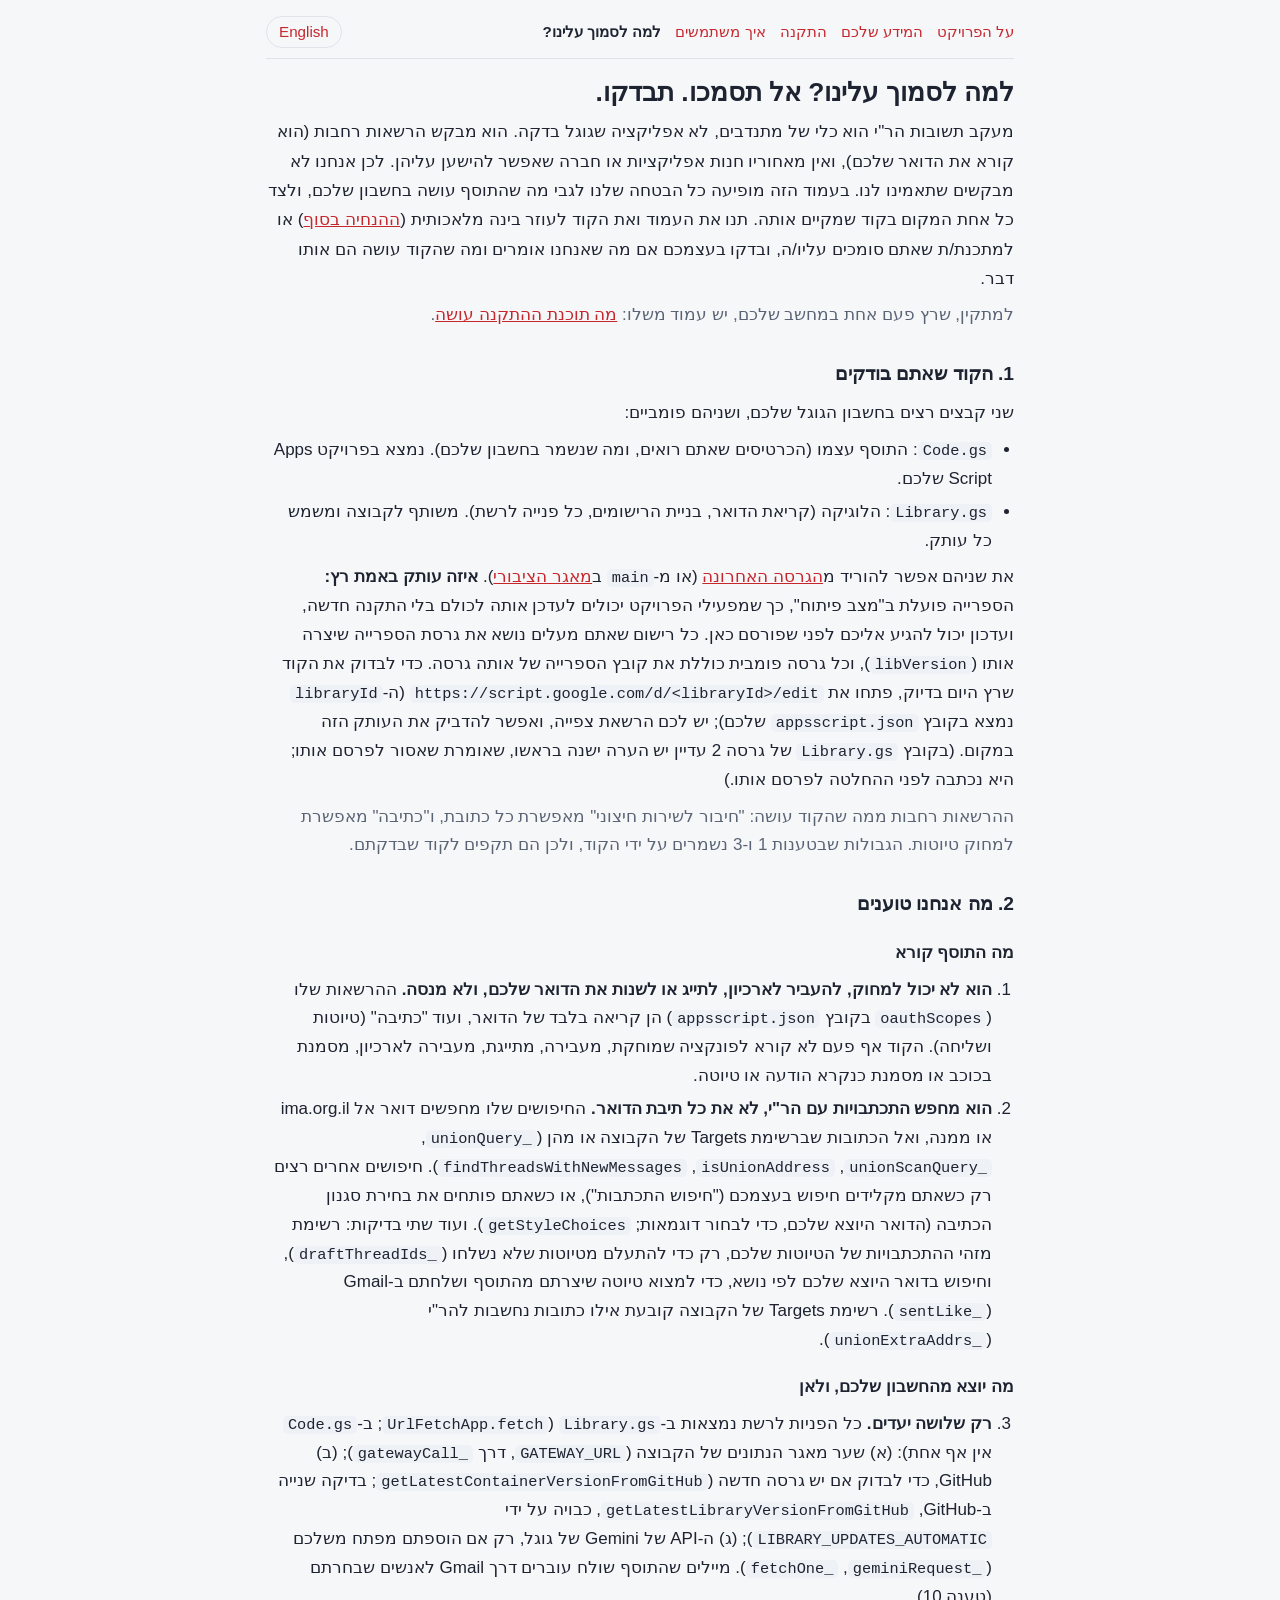
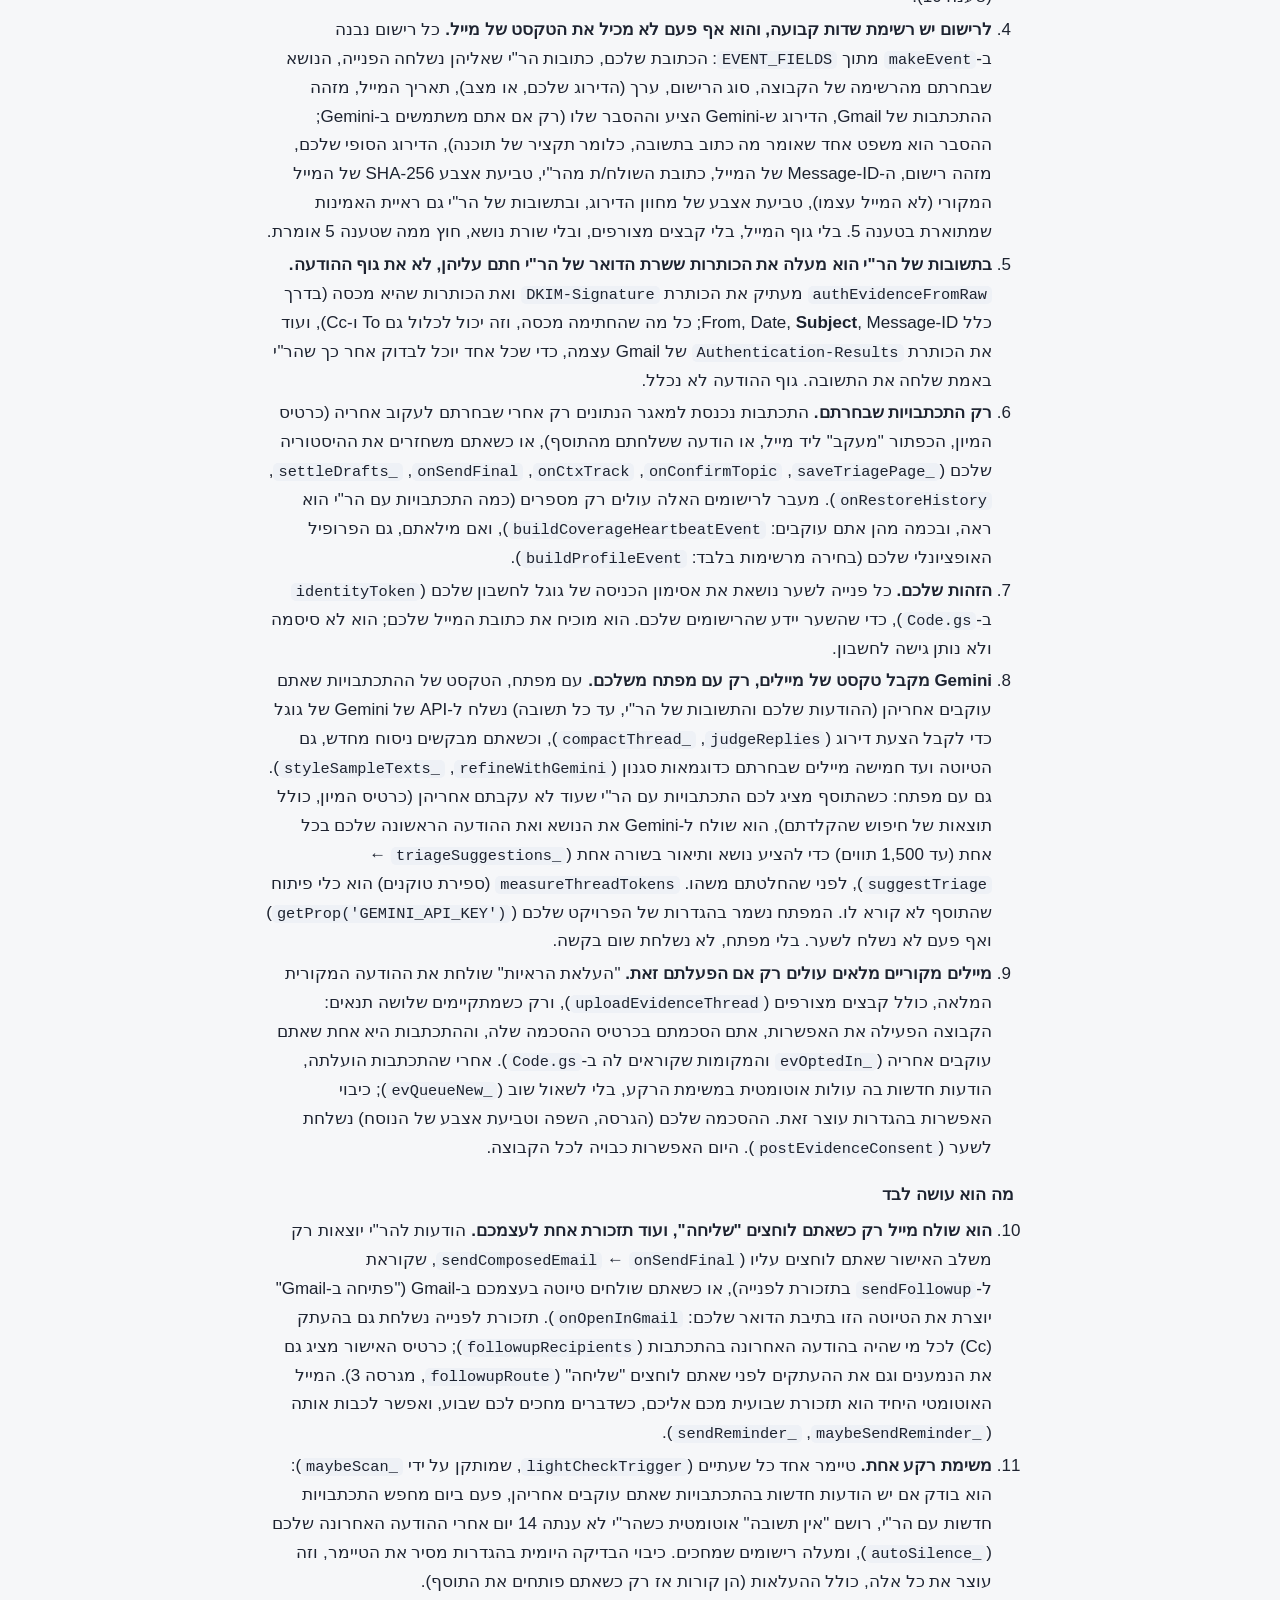
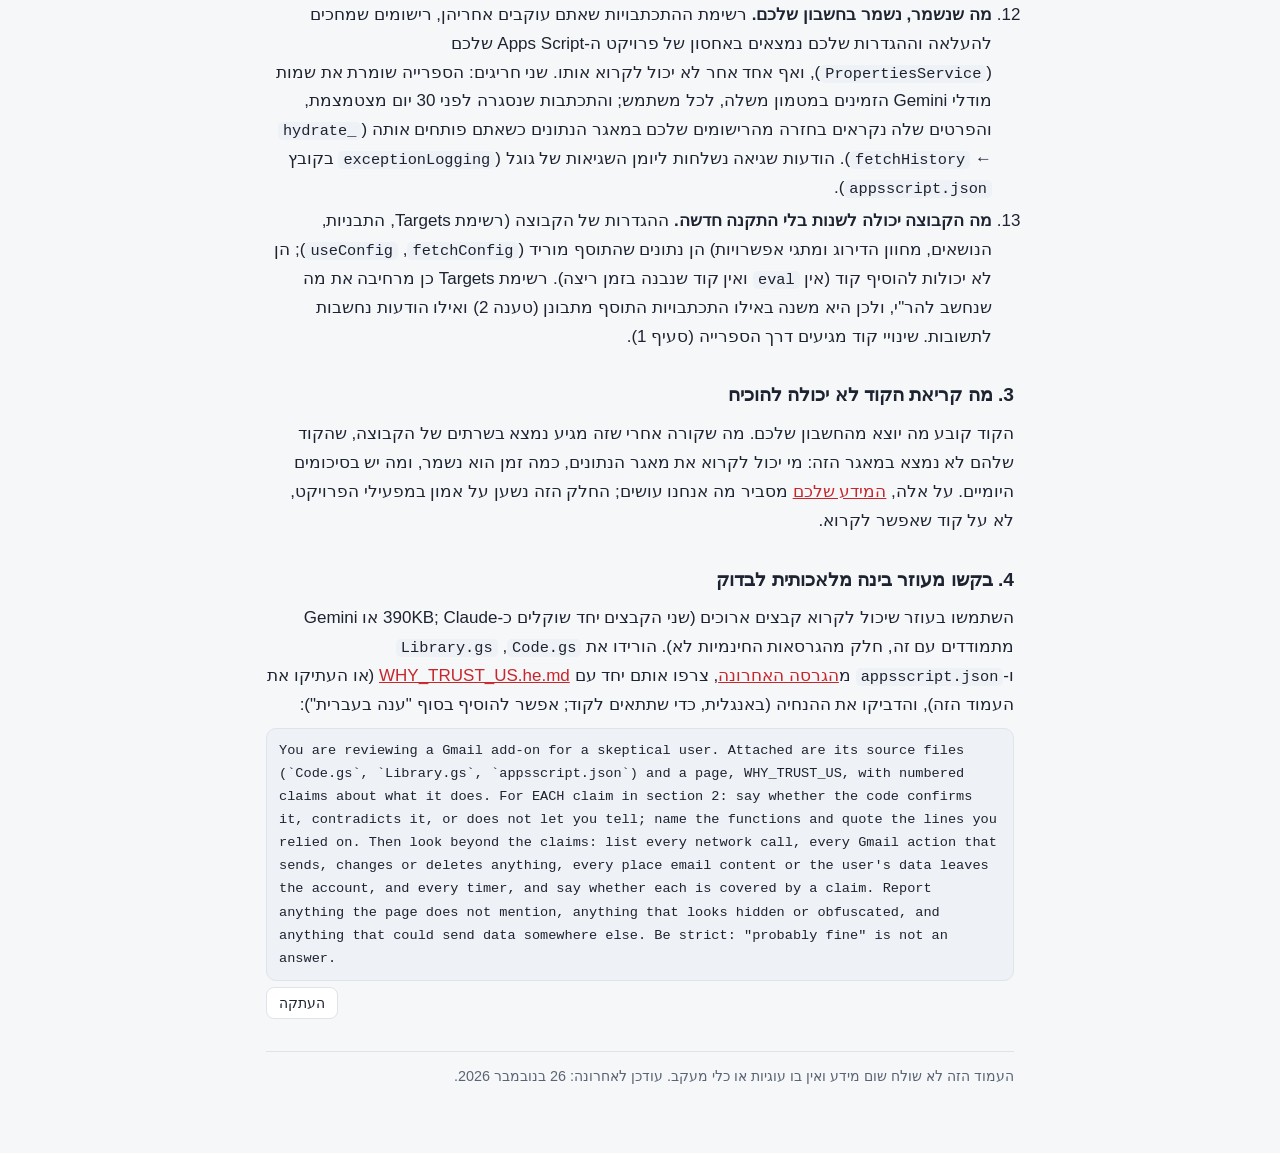
<file: install/he/trust.html>
<!doctype html>
<html lang="he" dir="rtl">
<head>
<meta charset="utf-8">
<meta name="viewport" content="width=device-width, initial-scale=1">
<title>למה לסמוך עלינו?: מעקב תשובות הר"י</title>
<link rel="stylesheet" href="../docs.css">
</head>
<body>
<main>
  <div class="top">
    <nav aria-label="עמודים">
      <a href="about.html">על הפרויקט</a>
      <a href="data.html">המידע שלכם</a>
      <a href="install.html">התקנה</a>
      <a href="guide.html">איך משתמשים</a>
      <a href="trust.html" aria-current="page">למה לסמוך עלינו?</a>
    </nav>
    <a class="lang" href="../en/trust.html" hreflang="en" lang="en">English</a>
  </div>

  <h1>למה לסמוך עלינו? אל תסמכו. תבדקו.</h1>
  <p class="lead">מעקב תשובות הר"י הוא כלי של מתנדבים, לא אפליקציה שגוגל בדקה. הוא מבקש הרשאות רחבות (הוא קורא את הדואר שלכם), ואין מאחוריו חנות אפליקציות או חברה שאפשר להישען עליהן. לכן אנחנו לא מבקשים שתאמינו לנו. בעמוד הזה מופיעה כל הבטחה שלנו לגבי מה שהתוסף עושה בחשבון שלכם, ולצד כל אחת המקום בקוד שמקיים אותה. תנו את העמוד ואת הקוד לעוזר בינה מלאכותית (<a href="#ai-check">ההנחיה בסוף</a>) או למתכנת/ת שאתם סומכים עליו/ה, ובדקו בעצמכם אם מה שאנחנו אומרים ומה שהקוד עושה הם אותו דבר.</p>
  <p class="muted">למתקין, שרץ פעם אחת במחשב שלכם, יש עמוד משלו: <a href="https://github.com/amits-ds/ima-reply-tracking-addon/blob/main/install/WHAT_IT_DOES.he.md" target="_blank" rel="noopener">מה תוכנת ההתקנה עושה</a>.</p>

  <h2 id="code">1. הקוד שאתם בודקים</h2>
  <p>שני קבצים רצים בחשבון הגוגל שלכם, ושניהם פומביים:</p>
  <ul>
    <li><code class="ltr">Code.gs</code>: התוסף עצמו (הכרטיסים שאתם רואים, ומה שנשמר בחשבון שלכם). נמצא בפרויקט Apps Script שלכם.</li>
    <li><code class="ltr">Library.gs</code>: הלוגיקה (קריאת הדואר, בניית הרישומים, כל פנייה לרשת). משותף לקבוצה ומשמש כל עותק.</li>
  </ul>
  <p>את שניהם אפשר להוריד מ<a href="https://github.com/amits-ds/ima-reply-tracking-addon/releases/latest" target="_blank" rel="noopener">הגרסה האחרונה</a> (או מ-<code class="ltr">main</code> ב<a href="https://github.com/amits-ds/ima-reply-tracking-addon" target="_blank" rel="noopener">מאגר הציבורי</a>). <b>איזה עותק באמת רץ:</b> הספרייה פועלת ב"מצב פיתוח", כך שמפעילי הפרויקט יכולים לעדכן אותה לכולם בלי התקנה חדשה, ועדכון יכול להגיע אליכם לפני שפורסם כאן. כל רישום שאתם מעלים נושא את גרסת הספרייה שיצרה אותו (<code class="ltr">libVersion</code>), וכל גרסה פומבית כוללת את קובץ הספרייה של אותה גרסה. כדי לבדוק את הקוד שרץ היום בדיוק, פתחו את <code class="ltr">https://script.google.com/d/&lt;libraryId&gt;/edit</code> (ה-<code class="ltr">libraryId</code> נמצא בקובץ <code class="ltr">appsscript.json</code> שלכם); יש לכם הרשאת צפייה, ואפשר להדביק את העותק הזה במקום. (בקובץ <code class="ltr">Library.gs</code> של גרסה 2 עדיין יש הערה ישנה בראשו, שאומרת שאסור לפרסם אותו; היא נכתבה לפני ההחלטה לפרסם אותו.)</p>
  <p class="muted">ההרשאות רחבות ממה שהקוד עושה: "חיבור לשירות חיצוני" מאפשרת כל כתובת, ו"כתיבה" מאפשרת למחוק טיוטות. הגבולות שבטענות 1 ו-3 נשמרים על ידי הקוד, ולכן הם תקפים לקוד שבדקתם.</p>

  <h2 id="claims">2. מה אנחנו טוענים</h2>

  <h3 id="reads">מה התוסף קורא</h3>
  <ol>
    <li><b>הוא לא יכול למחוק, להעביר לארכיון, לתייג או לשנות את הדואר שלכם, ולא מנסה.</b> ההרשאות שלו (<code class="ltr">oauthScopes</code> בקובץ <code class="ltr">appsscript.json</code>) הן קריאה בלבד של הדואר, ועוד "כתיבה" (טיוטות ושליחה). הקוד אף פעם לא קורא לפונקציה שמוחקת, מעבירה, מתייגת, מעבירה לארכיון, מסמנת בכוכב או מסמנת כנקרא הודעה או טיוטה.</li>
    <li><b>הוא מחפש התכתבויות עם הר"י, לא את כל תיבת הדואר.</b> החיפושים שלו מחפשים דואר אל <span class="ltr">ima.org.il</span> או ממנה, ואל הכתובות שברשימת Targets של הקבוצה או מהן (<code class="ltr">unionQuery_</code>, <code class="ltr">unionScanQuery_</code>, <code class="ltr">isUnionAddress</code>, <code class="ltr">findThreadsWithNewMessages</code>). חיפושים אחרים רצים רק כשאתם מקלידים חיפוש בעצמכם ("חיפוש התכתבות"), או כשאתם פותחים את בחירת סגנון הכתיבה (הדואר היוצא שלכם, כדי לבחור דוגמאות; <code class="ltr">getStyleChoices</code>). ועוד שתי בדיקות: רשימת מזהי ההתכתבויות של הטיוטות שלכם, רק כדי להתעלם מטיוטות שלא נשלחו (<code class="ltr">draftThreadIds_</code>), וחיפוש בדואר היוצא שלכם לפי נושא, כדי למצוא טיוטה שיצרתם מהתוסף ושלחתם ב-Gmail (<code class="ltr">sentLike_</code>). רשימת Targets של הקבוצה קובעת אילו כתובות נחשבות להר"י (<code class="ltr">unionExtraAddrs_</code>).</li>
  </ol>

  <h3 id="leaves">מה יוצא מהחשבון שלכם, ולאן</h3>
  <ol start="3">
    <li><b>רק שלושה יעדים.</b> כל הפניות לרשת נמצאות ב-<code class="ltr">Library.gs</code> (<code class="ltr">UrlFetchApp.fetch</code>; ב-<code class="ltr">Code.gs</code> אין אף אחת): (א) שער מאגר הנתונים של הקבוצה (<code class="ltr">GATEWAY_URL</code>, דרך <code class="ltr">gatewayCall_</code>); (ב) GitHub, כדי לבדוק אם יש גרסה חדשה (<code class="ltr">getLatestContainerVersionFromGitHub</code>; בדיקה שנייה ב-GitHub, <code class="ltr">getLatestLibraryVersionFromGitHub</code>, כבויה על ידי <code class="ltr">LIBRARY_UPDATES_AUTOMATIC</code>); (ג) ה-API של Gemini של גוגל, רק אם הוספתם מפתח משלכם (<code class="ltr">geminiRequest_</code>, <code class="ltr">fetchOne_</code>). מיילים שהתוסף שולח עוברים דרך Gmail לאנשים שבחרתם (טענה 10).</li>
    <li><b>לרישום יש רשימת שדות קבועה, והוא אף פעם לא מכיל את הטקסט של מייל.</b> כל רישום נבנה ב-<code class="ltr">makeEvent</code> מתוך <code class="ltr">EVENT_FIELDS</code>: הכתובת שלכם, כתובות הר"י שאליהן נשלחה הפנייה, הנושא שבחרתם מהרשימה של הקבוצה, סוג הרישום, ערך (הדירוג שלכם, או מצב), תאריך המייל, מזהה ההתכתבות של Gmail, הדירוג ש-Gemini הציע וההסבר שלו (רק אם אתם משתמשים ב-Gemini; ההסבר הוא משפט אחד שאומר מה כתוב בתשובה, כלומר תקציר של תוכנה), הדירוג הסופי שלכם, מזהה רישום, ה-Message-ID של המייל, כתובת השולח/ת מהר"י, טביעת אצבע SHA-256 של המייל המקורי (לא המייל עצמו), טביעת אצבע של מחוון הדירוג, ובתשובות של הר"י גם ראיית האמינות שמתוארת בטענה 5. בלי גוף המייל, בלי קבצים מצורפים, ובלי שורת נושא, חוץ ממה שטענה 5 אומרת.</li>
    <li><b>בתשובות של הר"י הוא מעלה את הכותרות ששרת הדואר של הר"י חתם עליהן, לא את גוף ההודעה.</b> <code class="ltr">authEvidenceFromRaw</code> מעתיק את הכותרת <code class="ltr">DKIM-Signature</code> ואת הכותרות שהיא מכסה (בדרך כלל From, Date, <b>Subject</b>, Message-ID; כל מה שהחתימה מכסה, וזה יכול לכלול גם To ו-Cc), ועוד את הכותרת <code class="ltr">Authentication-Results</code> של Gmail עצמה, כדי שכל אחד יוכל לבדוק אחר כך שהר"י באמת שלחה את התשובה. גוף ההודעה לא נכלל.</li>
    <li><b>רק התכתבויות שבחרתם.</b> התכתבות נכנסת למאגר הנתונים רק אחרי שבחרתם לעקוב אחריה (כרטיס המיון, הכפתור "מעקב" ליד מייל, או הודעה ששלחתם מהתוסף), או כשאתם משחזרים את ההיסטוריה שלכם (<code class="ltr">saveTriagePage_</code>, <code class="ltr">onConfirmTopic</code>, <code class="ltr">onCtxTrack</code>, <code class="ltr">onSendFinal</code>, <code class="ltr">settleDrafts_</code>, <code class="ltr">onRestoreHistory</code>). מעבר לרישומים האלה עולים רק מספרים (כמה התכתבויות עם הר"י הוא ראה, ובכמה מהן אתם עוקבים: <code class="ltr">buildCoverageHeartbeatEvent</code>), ואם מילאתם, גם הפרופיל האופציונלי שלכם (בחירה מרשימות בלבד: <code class="ltr">buildProfileEvent</code>).</li>
    <li><b>הזהות שלכם.</b> כל פנייה לשער נושאת את אסימון הכניסה של גוגל לחשבון שלכם (<code class="ltr">identityToken</code> ב-<code class="ltr">Code.gs</code>), כדי שהשער יידע שהרישומים שלכם. הוא מוכיח את כתובת המייל שלכם; הוא לא סיסמה ולא נותן גישה לחשבון.</li>
    <li><b>Gemini מקבל טקסט של מיילים, רק עם מפתח משלכם.</b> עם מפתח, הטקסט של ההתכתבויות שאתם עוקבים אחריהן (ההודעות שלכם והתשובות של הר"י, עד כל תשובה) נשלח ל-API של Gemini של גוגל כדי לקבל הצעת דירוג (<code class="ltr">judgeReplies</code>, <code class="ltr">compactThread_</code>), וכשאתם מבקשים ניסוח מחדש, גם הטיוטה ועד חמישה מיילים שבחרתם כדוגמאות סגנון (<code class="ltr">refineWithGemini</code>, <code class="ltr">styleSampleTexts_</code>). גם עם מפתח: כשהתוסף מציג לכם התכתבויות עם הר"י שעוד לא עקבתם אחריהן (כרטיס המיון, כולל תוצאות של חיפוש שהקלדתם), הוא שולח ל-Gemini את הנושא ואת ההודעה הראשונה שלכם בכל אחת (עד 1,500 תווים) כדי להציע נושא ותיאור בשורה אחת (<code class="ltr">triageSuggestions_</code> ← <code class="ltr">suggestTriage</code>), לפני שהחלטתם משהו. <code class="ltr">measureThreadTokens</code> (ספירת טוקנים) הוא כלי פיתוח שהתוסף לא קורא לו. המפתח נשמר בהגדרות של הפרויקט שלכם (<code class="ltr">getProp('GEMINI_API_KEY')</code>) ואף פעם לא נשלח לשער. בלי מפתח, לא נשלחת שום בקשה.</li>
    <li><b>מיילים מקוריים מלאים עולים רק אם הפעלתם זאת.</b> "העלאת הראיות" שולחת את ההודעה המקורית המלאה, כולל קבצים מצורפים (<code class="ltr">uploadEvidenceThread</code>), ורק כשמתקיימים שלושה תנאים: הקבוצה הפעילה את האפשרות, אתם הסכמתם בכרטיס ההסכמה שלה, וההתכתבות היא אחת שאתם עוקבים אחריה (<code class="ltr">evOptedIn_</code> והמקומות שקוראים לה ב-<code class="ltr">Code.gs</code>). אחרי שהתכתבות הועלתה, הודעות חדשות בה עולות אוטומטית במשימת הרקע, בלי לשאול שוב (<code class="ltr">evQueueNew_</code>); כיבוי האפשרות בהגדרות עוצר זאת. ההסכמה שלכם (הגרסה, השפה וטביעת אצבע של הנוסח) נשלחת לשער (<code class="ltr">postEvidenceConsent</code>). היום האפשרות כבויה לכל הקבוצה.</li>
  </ol>

  <h3 id="auto">מה הוא עושה לבד</h3>
  <ol start="10">
    <li><b>הוא שולח מייל רק כשאתם לוחצים "שליחה", ועוד תזכורת אחת לעצמכם.</b> הודעות להר"י יוצאות רק משלב האישור שאתם לוחצים עליו (<code class="ltr">onSendFinal</code> ← <code class="ltr">sendComposedEmail</code>, שקוראת ל-<code class="ltr">sendFollowup</code> בתזכורת לפנייה), או כשאתם שולחים טיוטה בעצמכם ב-Gmail ("פתיחה ב-Gmail" יוצרת את הטיוטה הזו בתיבת הדואר שלכם: <code class="ltr">onOpenInGmail</code>). תזכורת לפנייה נשלחת גם בהעתק (Cc) לכל מי שהיה בהודעה האחרונה בהתכתבות (<code class="ltr">followupRecipients</code>); כרטיס האישור מציג גם את הנמענים וגם את ההעתקים לפני שאתם לוחצים "שליחה" (<code class="ltr">followupRoute</code>, מגרסה 3). המייל האוטומטי היחיד הוא תזכורת שבועית מכם אליכם, כשדברים מחכים לכם שבוע, ואפשר לכבות אותה (<code class="ltr">maybeSendReminder_</code>, <code class="ltr">sendReminder_</code>).</li>
    <li><b>משימת רקע אחת.</b> טיימר אחד כל שעתיים (<code class="ltr">lightCheckTrigger</code>, שמותקן על ידי <code class="ltr">maybeScan_</code>): הוא בודק אם יש הודעות חדשות בהתכתבויות שאתם עוקבים אחריהן, פעם ביום מחפש התכתבויות חדשות עם הר"י, רושם "אין תשובה" אוטומטית כשהר"י לא ענתה 14 יום אחרי ההודעה האחרונה שלכם (<code class="ltr">autoSilence_</code>), ומעלה רישומים שמחכים. כיבוי הבדיקה היומית בהגדרות מסיר את הטיימר, וזה עוצר את כל אלה, כולל ההעלאות (הן קורות אז רק כשאתם פותחים את התוסף).</li>
    <li><b>מה שנשמר, נשמר בחשבון שלכם.</b> רשימת ההתכתבויות שאתם עוקבים אחריהן, רישומים שמחכים להעלאה וההגדרות שלכם נמצאים באחסון של פרויקט ה-Apps Script שלכם (<code class="ltr">PropertiesService</code>), ואף אחד אחר לא יכול לקרוא אותו. שני חריגים: הספרייה שומרת את שמות מודלי Gemini הזמינים במטמון משלה, לכל משתמש; והתכתבות שנסגרה לפני 30 יום מצטמצמת, והפרטים שלה נקראים בחזרה מהרישומים שלכם במאגר הנתונים כשאתם פותחים אותה (<code class="ltr">hydrate_</code> ← <code class="ltr">fetchHistory</code>). הודעות שגיאה נשלחות ליומן השגיאות של גוגל (<code class="ltr">exceptionLogging</code> בקובץ <code class="ltr">appsscript.json</code>).</li>
    <li><b>מה הקבוצה יכולה לשנות בלי התקנה חדשה.</b> ההגדרות של הקבוצה (רשימת Targets, התבניות, הנושאים, מחוון הדירוג ומתגי אפשרויות) הן נתונים שהתוסף מוריד (<code class="ltr">fetchConfig</code>, <code class="ltr">useConfig</code>); הן לא יכולות להוסיף קוד (אין <code class="ltr">eval</code> ואין קוד שנבנה בזמן ריצה). רשימת Targets כן מרחיבה את מה שנחשב להר"י, ולכן היא משנה באילו התכתבויות התוסף מתבונן (טענה 2) ואילו הודעות נחשבות לתשובות. שינויי קוד מגיעים דרך הספרייה (סעיף 1).</li>
  </ol>

  <h2 id="limits">3. מה קריאת הקוד לא יכולה להוכיח</h2>
  <p>הקוד קובע מה יוצא מהחשבון שלכם. מה שקורה אחרי שזה מגיע נמצא בשרתים של הקבוצה, שהקוד שלהם לא נמצא במאגר הזה: מי יכול לקרוא את מאגר הנתונים, כמה זמן הוא נשמר, ומה יש בסיכומים היומיים. על אלה, <a href="data.html">המידע שלכם</a> מסביר מה אנחנו עושים; החלק הזה נשען על אמון במפעילי הפרויקט, לא על קוד שאפשר לקרוא.</p>

  <h2 id="ai-check">4. בקשו מעוזר בינה מלאכותית לבדוק</h2>
  <p>השתמשו בעוזר שיכול לקרוא קבצים ארוכים (שני הקבצים יחד שוקלים כ-390KB; Claude או Gemini מתמודדים עם זה, חלק מהגרסאות החינמיות לא). הורידו את <code class="ltr">Code.gs</code>, <code class="ltr">Library.gs</code> ו-<code class="ltr">appsscript.json</code> מ<a href="https://github.com/amits-ds/ima-reply-tracking-addon/releases/latest" target="_blank" rel="noopener">הגרסה האחרונה</a>, צרפו אותם יחד עם <a href="https://github.com/amits-ds/ima-reply-tracking-addon/blob/main/install/WHY_TRUST_US.he.md" target="_blank" rel="noopener">WHY_TRUST_US.he.md</a> (או העתיקו את העמוד הזה), והדביקו את ההנחיה (באנגלית, כדי שתתאים לקוד; אפשר להוסיף בסוף "ענה בעברית"):</p>
  <div class="cmd prose" dir="ltr"><pre id="ai-prompt">You are reviewing a Gmail add-on for a skeptical user. Attached are its source files (`Code.gs`, `Library.gs`, `appsscript.json`) and a page, WHY_TRUST_US, with numbered claims about what it does. For EACH claim in section 2: say whether the code confirms it, contradicts it, or does not let you tell; name the functions and quote the lines you relied on. Then look beyond the claims: list every network call, every Gmail action that sends, changes or deletes anything, every place email content or the user's data leaves the account, and every timer, and say whether each is covered by a claim. Report anything the page does not mention, anything that looks hidden or obfuscated, and anything that could send data somewhere else. Be strict: "probably fine" is not an answer.</pre><button type="button" data-copy="ai-prompt" data-done="הועתק">העתקה</button></div>

  <footer>העמוד הזה לא שולח שום מידע ואין בו עוגיות או כלי מעקב. עודכן לאחרונה: 26 בנובמבר 2026.</footer>
</main>
<script>
document.querySelectorAll('button[data-copy]').forEach(function (b) {
  b.addEventListener('click', function () {
    var text = document.getElementById(b.dataset.copy).textContent, label = b.textContent;
    navigator.clipboard.writeText(text).then(function () { b.textContent = b.dataset.done || 'Copied'; setTimeout(function () { b.textContent = label; }, 2000); });
  });
});
</script>
</body>
</html>
</file>
<file: install/docs.css>
/* Shared style for the member documentation pages (install/he/*.html, install/en/*.html).
   Same tokens as install/index.html; light and dark; RTL-safe (logical properties only). */
:root {
  --bg: #f6f7f9; --card: #ffffff; --text: #1d2330; --muted: #5a6475; --line: #dfe3ea;
  --accent: #c6272d; --accent-ink: #ffffff; --ok: #1b7f4b; --warn-bg: #fff6e0; --warn-line: #e5b84a;
  --info-bg: #eaf2fd; --info-line: #8fb4e8; --code-bg: #eef1f6; --todo-bg: #ffe3e3; --todo-ink: #7a0010;
}
@media (prefers-color-scheme: dark) {
  :root:not([data-theme="light"]) {
    --bg: #14171d; --card: #1d222b; --text: #e8ebf1; --muted: #a2abbb; --line: #333b49;
    --accent: #e0555a; --accent-ink: #14171d; --ok: #55c58b; --warn-bg: #2f2a18; --warn-line: #8a6d1f;
    --info-bg: #17263b; --info-line: #35598a; --code-bg: #272d38; --todo-bg: #4a1c22; --todo-ink: #ffd6da;
  }
}
:root[data-theme="dark"] {
  --bg: #14171d; --card: #1d222b; --text: #e8ebf1; --muted: #a2abbb; --line: #333b49;
  --accent: #e0555a; --accent-ink: #14171d; --ok: #55c58b; --warn-bg: #2f2a18; --warn-line: #8a6d1f;
  --info-bg: #17263b; --info-line: #35598a; --code-bg: #272d38; --todo-bg: #4a1c22; --todo-ink: #ffd6da;
}
* { box-sizing: border-box; }
html { -webkit-text-size-adjust: 100%; }
body {
  margin: 0; background: var(--bg); color: var(--text);
  font-family: "Segoe UI", Arial, "Noto Sans Hebrew", sans-serif; line-height: 1.7; font-size: 17px;
}
main { max-width: 780px; margin: 0 auto; padding: 16px 16px 64px; }
a { color: var(--accent); }
a:focus-visible, summary:focus-visible { outline: 3px solid var(--text); outline-offset: 2px; }

/* top bar: page links + language switch */
.top { display: flex; flex-wrap: wrap; gap: 8px 16px; align-items: center; justify-content: space-between;
       border-block-end: 1px solid var(--line); padding-block-end: 10px; margin-block-end: 16px; font-size: .95rem; }
.top nav { display: flex; flex-wrap: wrap; gap: 4px 14px; }
.top nav a { text-decoration: none; }
.top nav a[aria-current="page"] { color: var(--text); font-weight: 700; }
.top .lang { text-decoration: none; border: 1px solid var(--line); border-radius: 99px; padding: 2px 12px; }

h1 { font-size: 1.65rem; line-height: 1.3; margin: 8px 0 6px; }
h2 { font-size: 1.2rem; margin: 28px 0 8px; }
h3 { font-size: 1.05rem; margin: 18px 0 6px; }
p { margin: 8px 0; }
ul, ol { margin: 8px 0; padding-inline-start: 22px; }
li { margin: 4px 0; }
.lead { font-size: 1.08rem; }
.muted { color: var(--muted); }

.banner { background: var(--info-bg); border: 1px solid var(--info-line); border-radius: 12px; padding: 10px 14px; margin: 0 0 16px; }
.note { background: var(--warn-bg); border: 1px solid var(--warn-line); border-radius: 10px; padding: 10px 14px; margin: 12px 0; }
.card { background: var(--card); border: 1px solid var(--line); border-radius: 14px; padding: 14px 18px; margin: 0 0 14px; }
.todo { background: var(--todo-bg); color: var(--todo-ink); padding: 0 6px; border-radius: 6px; font-weight: 700; }

/* the three-column "where does it go" summary; stacks on narrow screens */
.flows { display: grid; grid-template-columns: repeat(3, 1fr); gap: 12px; margin: 12px 0 8px; }
.flow { background: var(--card); border: 1px solid var(--line); border-radius: 14px; padding: 12px 14px; }
.flow h3 { margin: 0 0 6px; font-size: 1rem; }
.flow ul { padding-inline-start: 18px; font-size: .95rem; }
.flow.log { border-block-start: 5px solid var(--accent); }
.flow.stay { border-block-start: 5px solid var(--ok); }
.flow.ai { border-block-start: 5px solid var(--info-line); }
@media (max-width: 720px) { .flows { grid-template-columns: 1fr; } }

details { background: var(--card); border: 1px solid var(--line); border-radius: 10px; padding: 8px 16px; margin: 8px 0; }
details[open] { padding-block-end: 12px; }
summary { cursor: pointer; font-weight: 600; }

table { border-collapse: collapse; width: 100%; font-size: .95rem; margin: 8px 0; }
th, td { text-align: start; vertical-align: top; padding: 6px 8px; border-block-end: 1px solid var(--line); }
th { color: var(--muted); font-weight: 600; }
.table-wrap { overflow-x: auto; }

.ltr { direction: ltr; unicode-bidi: isolate; }
code { background: var(--code-bg); padding: 0 5px; border-radius: 5px; font-size: .9em; }
video { display: block; width: 100%; height: auto; border-radius: 12px; border: 1px solid var(--line); background: #000; margin: 12px 0 4px; }
footer { color: var(--muted); font-size: .9rem; margin-top: 32px; border-block-start: 1px solid var(--line); padding-block-start: 12px; }
@media print { .top, .banner { display: none; } details { border: 0; } details > * { display: block; } }

/* the install page's two videos (Windows, Mac): side by side when there is room */
.vids { display: grid; grid-template-columns: repeat(auto-fit, minmax(260px, 1fr)); gap: 0 18px; }
.vids figure { margin: 0; min-width: 0; }
.vids figcaption { font-weight: 600; margin-top: 8px; }
.vids > p { grid-column: 1 / -1; }
.cmd { margin: 6px 0 12px; }
.cmd pre { background: var(--code-bg); border: 1px solid var(--line); border-radius: 10px; padding: 10px 12px; margin: 0; white-space: pre-wrap; word-break: break-all; font-size: .85rem; text-align: left; }
.cmd.prose pre { word-break: normal; overflow-wrap: break-word; }
.cmd button { margin-top: 6px; font: inherit; font-size: .9rem; padding: 3px 12px; border-radius: 8px; border: 1px solid var(--line); background: var(--card); color: var(--text); cursor: pointer; }

/* step reference screenshots (inline, click to enlarge) */
.shots { display: grid; grid-template-columns: repeat(auto-fit, minmax(240px, 1fr)); gap: 10px 14px; margin: 10px 0 14px; }
.shot { margin: 10px 0 14px; }
.shots .shot { margin: 0; min-width: 0; }
.shot img {
  display: block; max-width: 100%; height: auto; border-radius: 10px; border: 1px solid var(--line);
  background: var(--card); cursor: zoom-in; box-shadow: 0 2px 8px rgba(0,0,0,.06);
  transition: box-shadow .15s ease, transform .15s ease;
}
.shot img:hover { box-shadow: 0 4px 16px rgba(0,0,0,.14); }
.shot.panel img { max-width: 310px; }
.shot figcaption { font-size: .88rem; color: var(--muted); margin-top: 5px; }

dialog#lightbox {
  border: 1px solid var(--line); border-radius: 12px; padding: 12px; max-width: min(94vw, 1180px);
  max-height: 92vh; background: var(--card); color: var(--text); box-shadow: 0 18px 60px rgba(0,0,0,.45);
}
dialog#lightbox::backdrop { background: rgba(15, 18, 26, .72); }
dialog#lightbox .lb-head { display: flex; align-items: center; justify-content: space-between; gap: 12px; margin-bottom: 8px; }
dialog#lightbox .lb-cap { font-size: .95rem; color: var(--muted); }
dialog#lightbox .lb-close {
  font: inherit; font-size: .9rem; padding: 3px 12px; border-radius: 8px; border: 1px solid var(--line);
  background: var(--bg); color: var(--text); cursor: pointer;
}
dialog#lightbox img { display: block; max-width: 100%; max-height: calc(92vh - 70px); width: auto; height: auto; margin: 0 auto; border-radius: 8px; }
@media print { .shot { page-break-inside: avoid; } dialog#lightbox { display: none; } }
</file>
